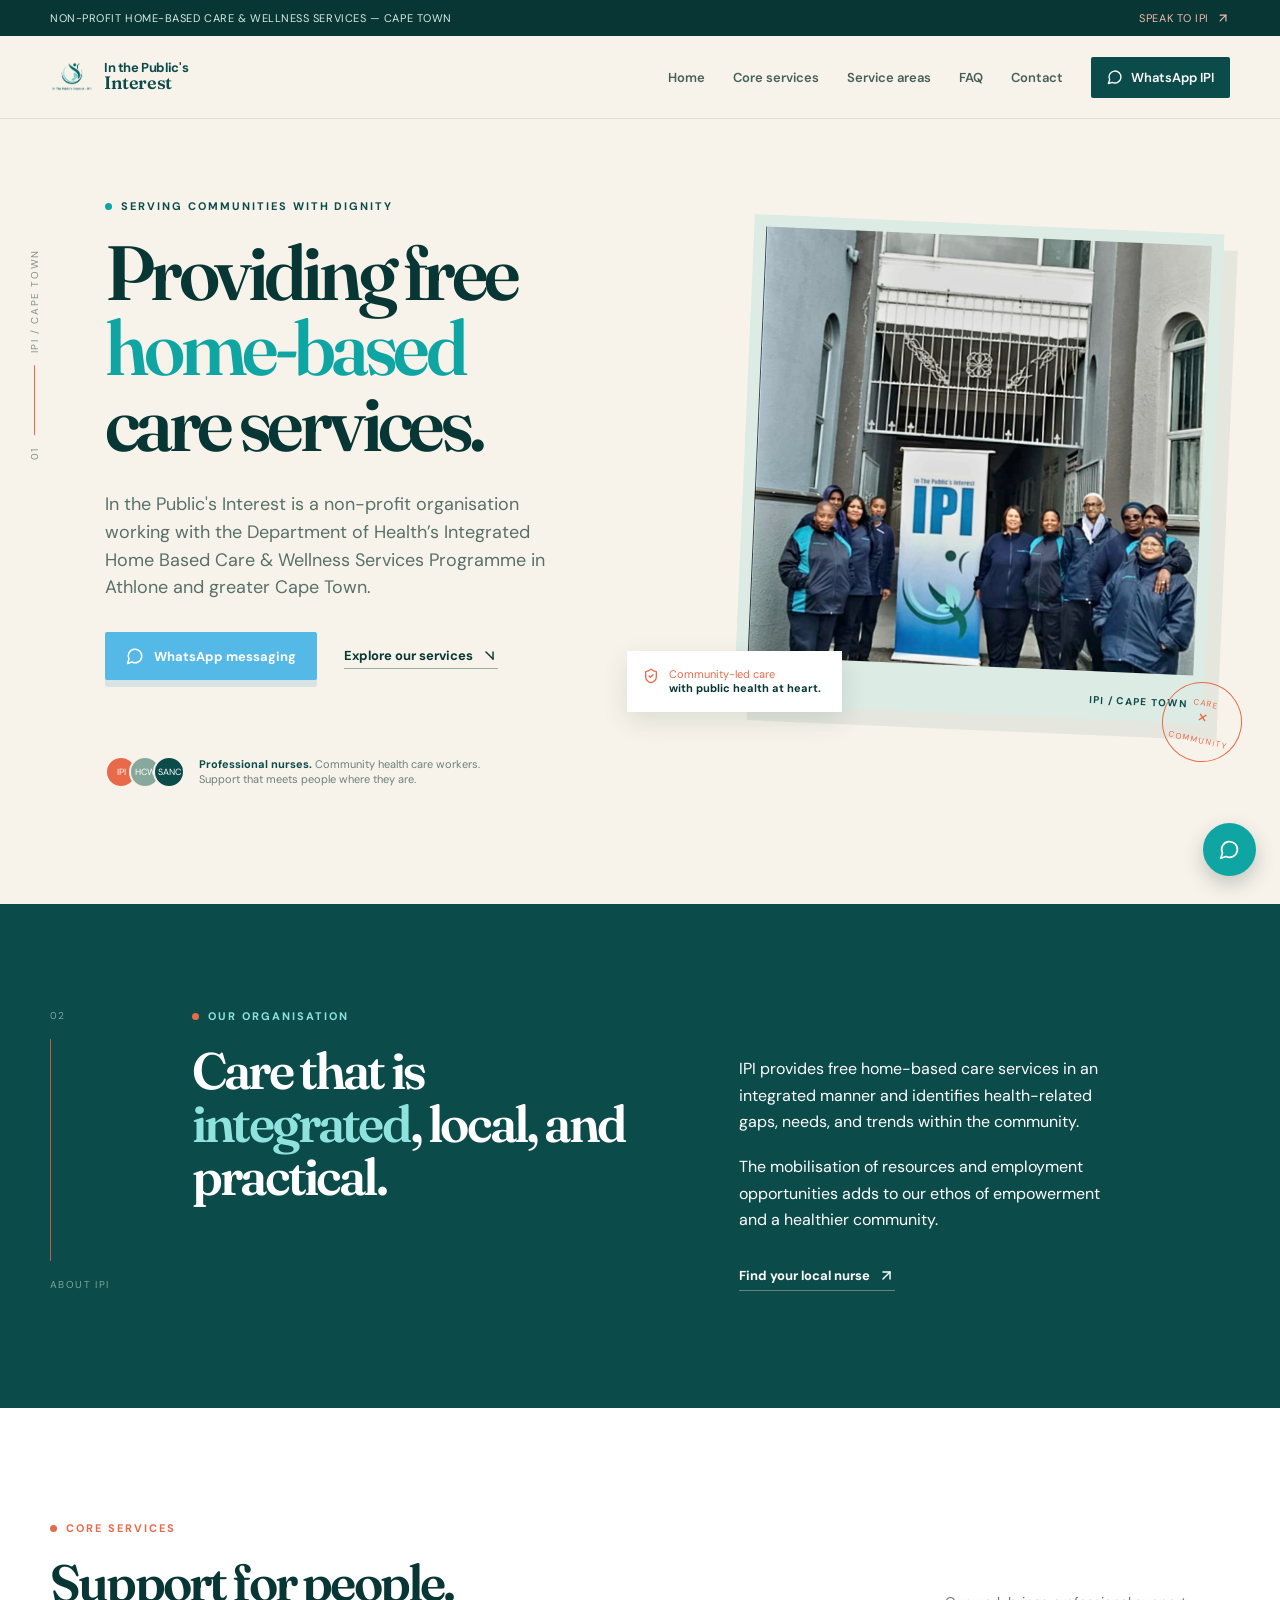
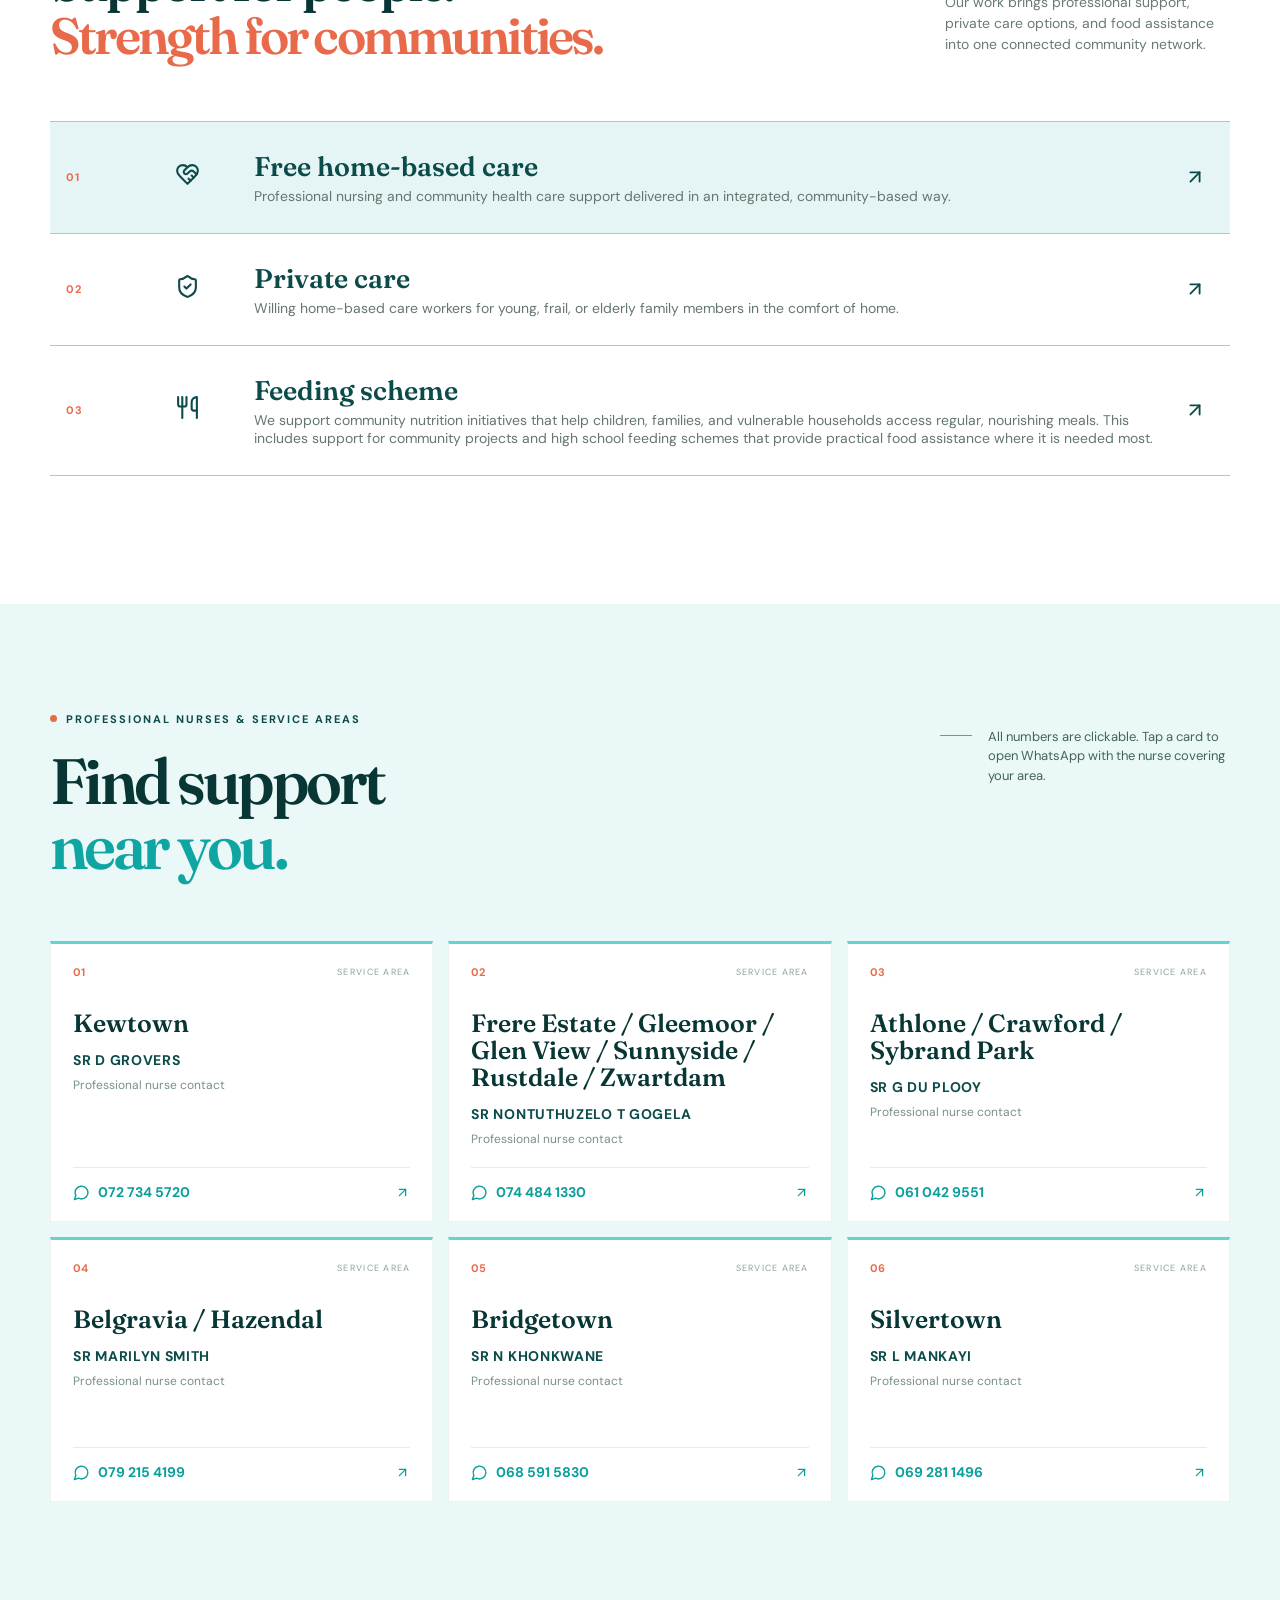
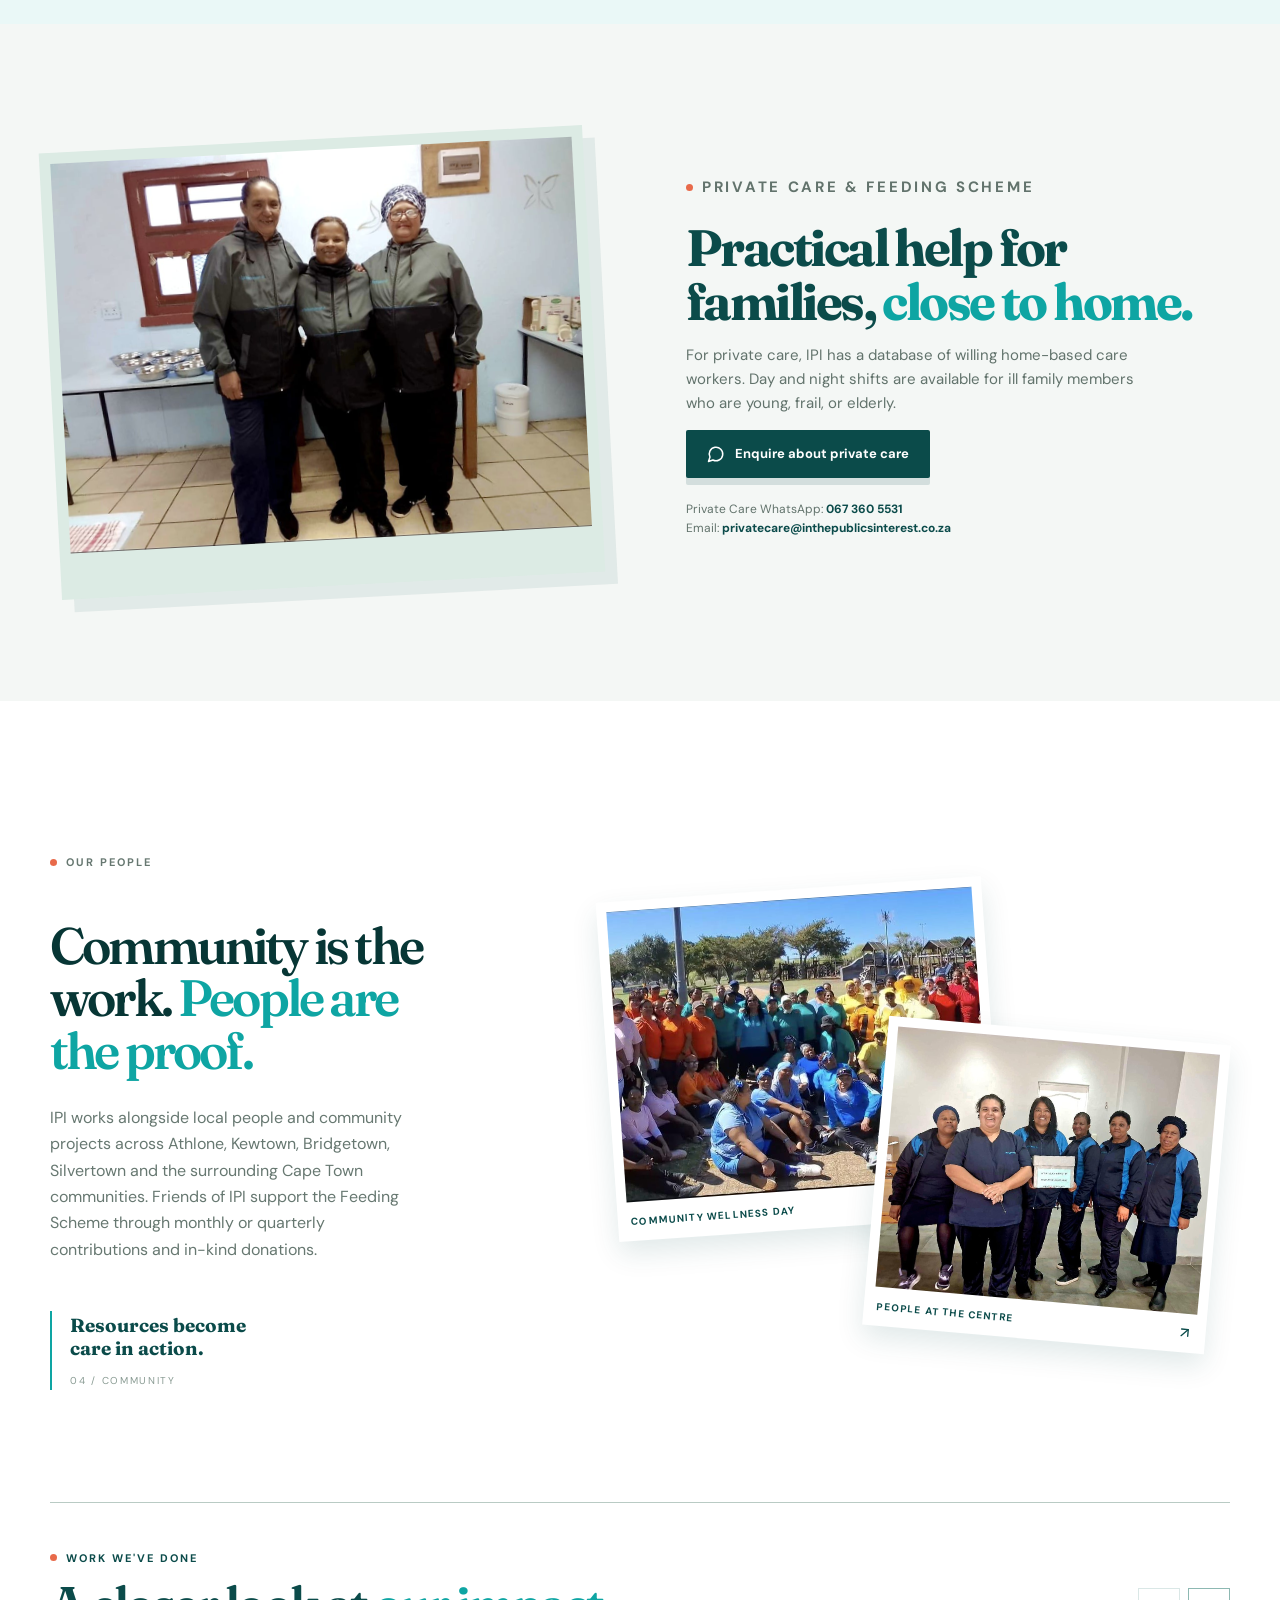
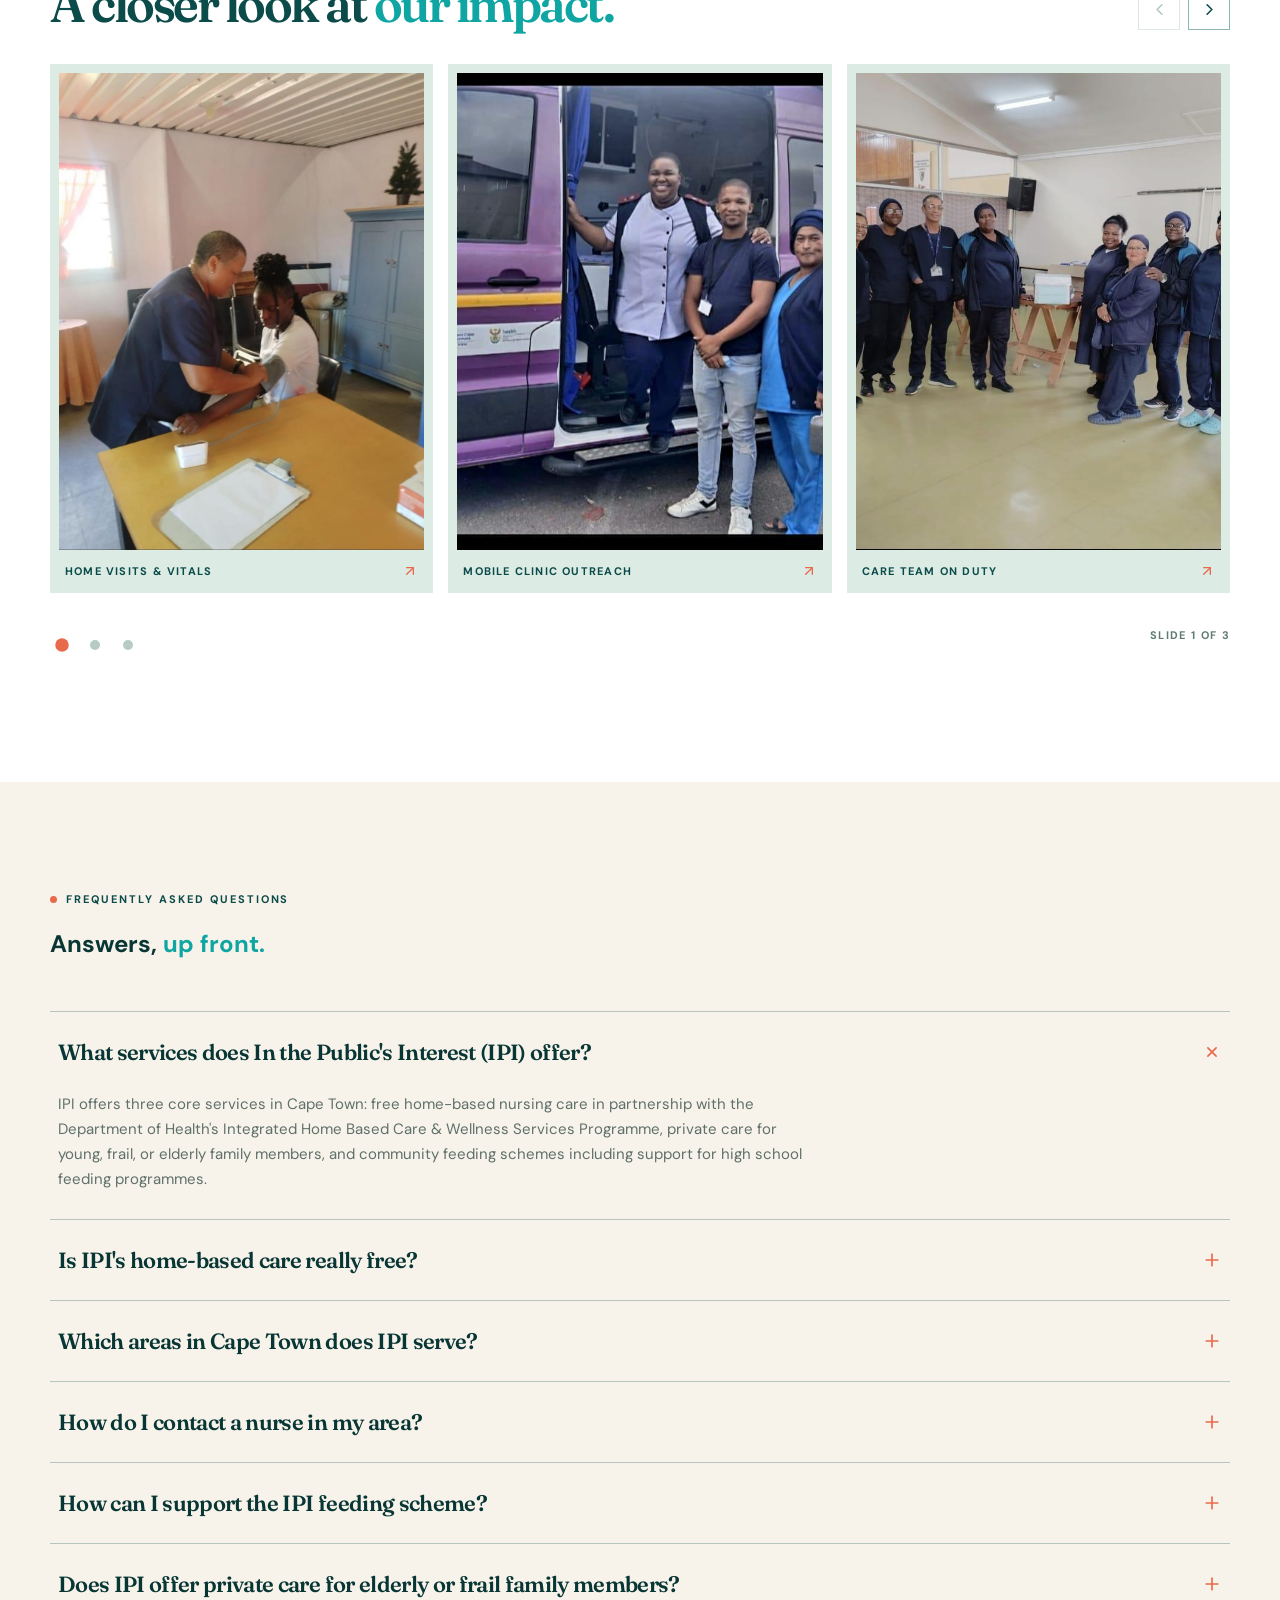
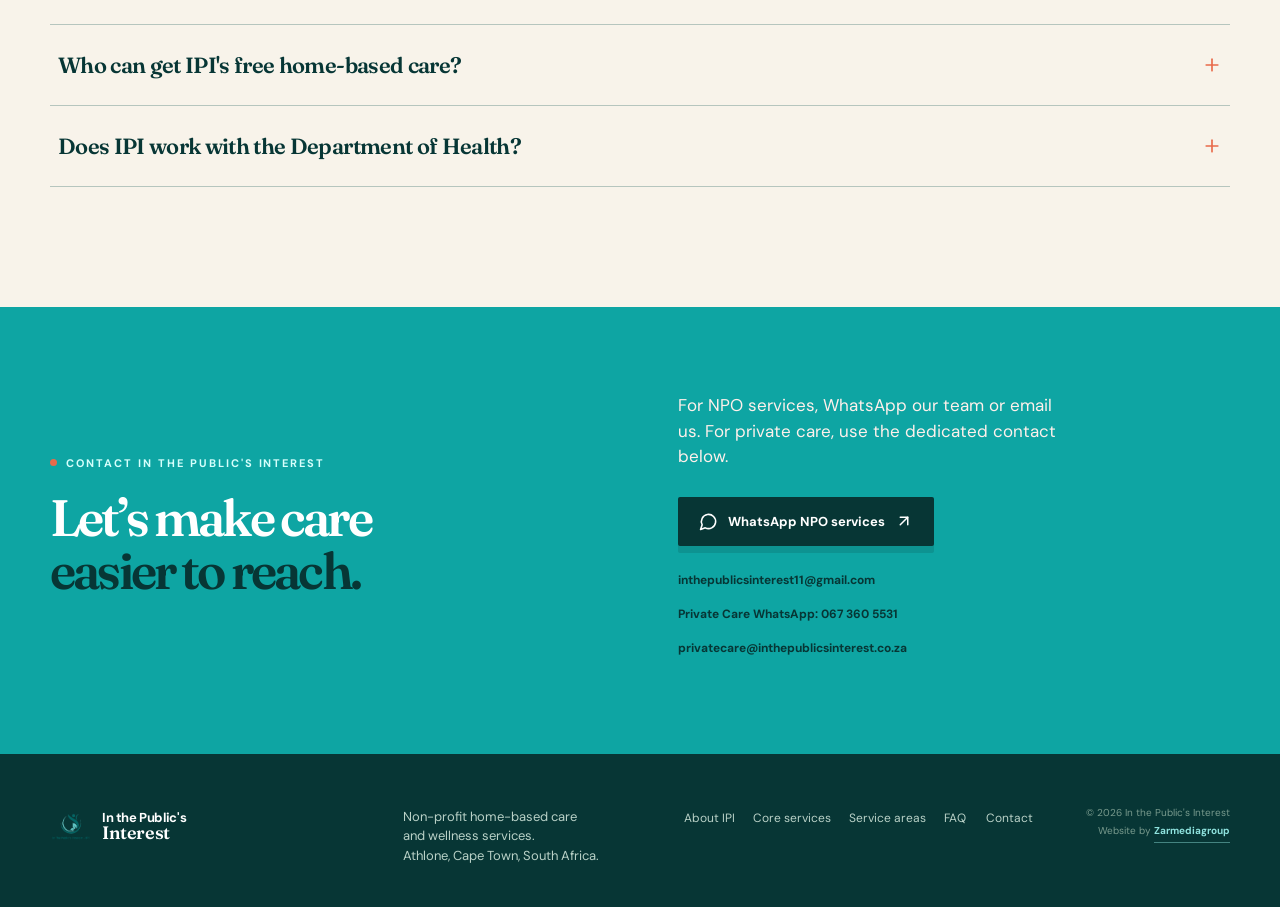
<file: index.html>
<!doctype html>
<html lang="en-ZA">

<head>
  <meta charset="UTF-8" />
  <meta name="viewport" content="width=device-width, initial-scale=1.0" />

  <!-- Primary SEO -->
  <title>Free Home-Based Care in Athlone, Cape Town | IPI</title>
  <meta name="description" content="Free home-based nursing care, private care for frail and elderly family members, and community feeding schemes across Athlone and greater Cape Town." />
  <meta name="keywords" content="home-based care Cape Town, free home care Athlone, community nursing Cape Town, IPI, In the Public&#39;s Interest, feeding scheme Cape Town, private care for elderly Cape Town, home care nurses Athlone, NPO Cape Town, home based care Kewtown, Bridgetown nurse, Silvertown nurse, Belgravia home care, Crawford home care, Department of Health home based care, community health workers Western Cape, frail care at home Cape Town, school feeding scheme Athlone" />
  <!-- Google Search Console. Replace the content value with the token from
       Search Console > Add property > URL prefix > verify by HTML tag. -->
  <meta name="google-site-verification" content="pv_ugy1iT-A5N7EC3lJD11q6pTNEl1dvFdfm_pAXwAE" />
  <meta name="author" content="In the Public&#39;s Interest (IPI)" />
  <meta name="publisher" content="In the Public&#39;s Interest (IPI)" />
  <meta name="robots" content="index, follow, max-snippet:-1, max-image-preview:large, max-video-preview:-1" />
  <meta name="googlebot" content="index, follow, max-snippet:-1, max-image-preview:large" />
  <meta name="rating" content="general" />
  <meta name="theme-color" content="#0B4B4A" />
  <meta name="color-scheme" content="light" />
  <link rel="canonical" href="https://inthepublicsinterest.org/" />
  <link rel="alternate" hreflang="en-za" href="https://inthepublicsinterest.org/" />
  <link rel="alternate" hreflang="x-default" href="https://inthepublicsinterest.org/" />

  <!-- Local / geo targeting (GEO) -->
  <meta name="geo.region" content="ZA-WC" />
  <meta name="geo.placename" content="Athlone, Cape Town, Western Cape, South Africa" />
  <meta name="geo.position" content="-33.9675;18.5022" />
  <meta name="ICBM" content="-33.9675, 18.5022" />
  <meta name="DC.title" content="In the Public&#39;s Interest (IPI) — Home-Based Care, Athlone, Cape Town" />
  <meta name="DC.coverage" content="Athlone, Cape Town, Western Cape, South Africa" />
  <meta name="DC.language" content="en-ZA" />

  <!-- Open Graph / social sharing -->
  <meta property="og:type" content="website" />
  <meta property="og:site_name" content="In the Public&#39;s Interest (IPI)" />
  <meta property="og:title" content="In the Public&#39;s Interest (IPI) — Free Home-Based Care &amp; Feeding Scheme, Cape Town" />
  <meta property="og:description" content="Non-profit home-based care and wellness services. Free professional nursing support, private care, and feeding schemes across Athlone and surrounding Cape Town communities." />
  <meta property="og:url" content="https://inthepublicsinterest.org/" />
  <meta property="og:image" content="https://inthepublicsinterest.org/images/ipi-community-wellness-day-cape-town.jpg" />
  <meta property="og:image:secure_url" content="https://inthepublicsinterest.org/images/ipi-community-wellness-day-cape-town.jpg" />
  <meta property="og:image:type" content="image/jpeg" />
  <meta property="og:image:width" content="1080" />
  <meta property="og:image:height" content="571" />
  <meta property="og:image:alt" content="IPI care workers and community members at a community wellness day in Cape Town" />
  <meta property="og:locale" content="en_ZA" />

  <!-- Twitter cards -->
  <meta name="twitter:card" content="summary_large_image" />
  <meta name="twitter:title" content="In the Public&#39;s Interest (IPI) — Free Home-Based Care, Cape Town" />
  <meta name="twitter:description" content="Free home-based nursing care, private care, and community feeding schemes across Athlone and greater Cape Town." />
  <meta name="twitter:image" content="https://inthepublicsinterest.org/images/ipi-community-wellness-day-cape-town.jpg" />
  <meta name="twitter:image:alt" content="IPI care workers and community members at a community wellness day in Cape Town" />

  <link rel="icon" type="image/png" href="images/ipi-logo.png" />
  <link rel="apple-touch-icon" href="images/ipi-logo.png" />
  <link rel="manifest" href="site.webmanifest?v=20261022" />

  <!-- Font + asset delivery (Core Web Vitals) -->
  <link rel="preconnect" href="https://www.googletagmanager.com" />
  <link rel="preconnect" href="https://fonts.googleapis.com" />
  <link rel="preconnect" href="https://fonts.gstatic.com" crossorigin />
  <link rel="preload" as="image" href="images/ipi-team-athlone-cape-town.jpg" fetchpriority="high" />
  <link rel="stylesheet" href="https://fonts.googleapis.com/css2?family=DM+Sans:wght@400;500;600;700&amp;family=Fraunces:opsz,wght@9..144,500;9..144,600;9..144,700&amp;display=swap" />
  <link rel="stylesheet" href="assets/styles.css?v=20261022" />
  <script src="assets/analytics.js?v=20261022" defer></script>

  <!-- Structured data: organisation, services, page, breadcrumb, gallery, FAQ (SEO + AEO) -->
  <script type="application/ld+json">
  {
    "@context": "https://schema.org",
    "@graph": [
      {
        "@type": [
          "NGO",
          "MedicalOrganization"
        ],
        "@id": "https://inthepublicsinterest.org/#organization",
        "name": "In the Public's Interest",
        "alternateName": [
          "IPI",
          "In the Public's Interest NPO"
        ],
        "url": "https://inthepublicsinterest.org/",
        "logo": {
          "@id": "https://inthepublicsinterest.org/#logo"
        },
        "image": {
          "@id": "https://inthepublicsinterest.org/#primaryimage"
        },
        "description": "In the Public's Interest (IPI) is a non-profit organisation providing free home-based care services in partnership with the Department of Health's Integrated Home Based Care & Wellness Services Programme, alongside private care and community feeding schemes in Cape Town.",
        "slogan": "Care that is integrated, local, and practical.",
        "email": "inthepublicsinterest11@gmail.com",
        "telephone": "+27-71-459-1746",
        "medicalSpecialty": "CommunityHealth",
        "address": {
          "@type": "PostalAddress",
          "addressLocality": "Athlone",
          "addressRegion": "Western Cape",
          "addressCountry": "ZA"
        },
        "geo": {
          "@type": "GeoCoordinates",
          "latitude": -33.9675,
          "longitude": 18.5022
        },
        "hasMap": "https://www.google.com/maps/search/?api=1&query=Athlone%2C%20Cape%20Town%2C%20Western%20Cape",
        "areaServed": [
          {
            "@type": "City",
            "name": "Cape Town",
            "containedInPlace": {
              "@type": "AdministrativeArea",
              "name": "Western Cape, South Africa"
            }
          },
          {
            "@type": "Place",
            "name": "Athlone, Cape Town"
          },
          {
            "@type": "Place",
            "name": "Kewtown, Cape Town"
          },
          {
            "@type": "Place",
            "name": "Bridgetown, Cape Town"
          },
          {
            "@type": "Place",
            "name": "Silvertown, Cape Town"
          },
          {
            "@type": "Place",
            "name": "Belgravia, Cape Town"
          },
          {
            "@type": "Place",
            "name": "Hazendal, Cape Town"
          },
          {
            "@type": "Place",
            "name": "Crawford, Cape Town"
          },
          {
            "@type": "Place",
            "name": "Sybrand Park, Cape Town"
          },
          {
            "@type": "Place",
            "name": "Gleemoor, Cape Town"
          },
          {
            "@type": "Place",
            "name": "Sunnyside, Cape Town"
          },
          {
            "@type": "Place",
            "name": "Rustdale, Cape Town"
          },
          {
            "@type": "Place",
            "name": "Frere Estate, Cape Town"
          },
          {
            "@type": "Place",
            "name": "Zwartdam, Cape Town"
          },
          {
            "@type": "GeoCircle",
            "name": "IPI home-based care service radius, greater Athlone",
            "geoMidpoint": {
              "@type": "GeoCoordinates",
              "latitude": -33.9675,
              "longitude": 18.5022
            },
            "geoRadius": "12000"
          }
        ],
        "contactPoint": [
          {
            "@type": "ContactPoint",
            "name": "NPO services",
            "contactType": "customer support",
            "telephone": "+27-71-459-1746",
            "email": "inthepublicsinterest11@gmail.com",
            "areaServed": "ZA",
            "availableLanguage": [
              "English",
              "Afrikaans",
              "Xhosa"
            ]
          },
          {
            "@type": "ContactPoint",
            "name": "Private care",
            "contactType": "sales",
            "telephone": "+27-67-360-5531",
            "email": "privatecare@inthepublicsinterest.co.za",
            "areaServed": "ZA",
            "availableLanguage": [
              "English",
              "Afrikaans",
              "Xhosa"
            ]
          }
        ],
        "knowsAbout": [
          "Home-based care",
          "Community nursing",
          "Community health workers",
          "Feeding schemes",
          "School feeding programmes",
          "Wellness services",
          "Private frail care",
          "Elderly care at home"
        ],
        "knowsLanguage": [
          "en-ZA",
          "af-ZA",
          "xh-ZA"
        ],
        "makesOffer": [
          {
            "@type": "Offer",
            "itemOffered": {
              "@id": "https://inthepublicsinterest.org/#service-home-based-care"
            },
            "price": "0",
            "priceCurrency": "ZAR",
            "availability": "https://schema.org/InStock"
          },
          {
            "@type": "Offer",
            "itemOffered": {
              "@id": "https://inthepublicsinterest.org/#service-private-care"
            }
          },
          {
            "@type": "Offer",
            "itemOffered": {
              "@id": "https://inthepublicsinterest.org/#service-feeding-scheme"
            }
          }
        ],
        "subjectOf": {
          "@id": "https://inthepublicsinterest.org/#webpage"
        }
      },
      {
        "@type": "ImageObject",
        "@id": "https://inthepublicsinterest.org/#logo",
        "url": "https://inthepublicsinterest.org/images/ipi-logo.png",
        "contentUrl": "https://inthepublicsinterest.org/images/ipi-logo.png",
        "caption": "In the Public's Interest (IPI) logo"
      },
      {
        "@type": "Service",
        "@id": "https://inthepublicsinterest.org/#service-home-based-care",
        "name": "Free home-based care",
        "serviceType": "Home-based nursing and community health care",
        "description": "Professional nursing and community health care support delivered in an integrated, community-based way at no cost, in partnership with the Department of Health's Integrated Home Based Care & Wellness Services Programme.",
        "provider": {
          "@id": "https://inthepublicsinterest.org/#organization"
        },
        "areaServed": {
          "@type": "City",
          "name": "Cape Town"
        },
        "audience": {
          "@type": "Audience",
          "audienceType": "Residents of Athlone and surrounding Cape Town communities"
        },
        "offers": {
          "@type": "Offer",
          "price": "0",
          "priceCurrency": "ZAR"
        }
      },
      {
        "@type": "Service",
        "@id": "https://inthepublicsinterest.org/#service-private-care",
        "name": "Private care",
        "serviceType": "Private home-based care placement",
        "description": "Home-based care workers for young, frail, or elderly family members, with day and night shifts available, drawn from IPI's database of willing care workers.",
        "provider": {
          "@id": "https://inthepublicsinterest.org/#organization"
        },
        "areaServed": {
          "@type": "City",
          "name": "Cape Town"
        },
        "audience": {
          "@type": "Audience",
          "audienceType": "Families needing private care for ill, frail or elderly relatives"
        }
      },
      {
        "@type": "Service",
        "@id": "https://inthepublicsinterest.org/#service-feeding-scheme",
        "name": "Feeding scheme",
        "serviceType": "Community nutrition and feeding scheme",
        "description": "Community nutrition support including community projects and high school feeding schemes across Cape Town, funded by Friends of IPI through monthly or quarterly contributions and in-kind food donations.",
        "provider": {
          "@id": "https://inthepublicsinterest.org/#organization"
        },
        "areaServed": {
          "@type": "City",
          "name": "Cape Town"
        }
      },
      {
        "@type": "WebSite",
        "@id": "https://inthepublicsinterest.org/#website",
        "url": "https://inthepublicsinterest.org/",
        "name": "In the Public's Interest (IPI)",
        "description": "Non-profit home-based care, private care and community feeding schemes in Athlone and greater Cape Town.",
        "publisher": {
          "@id": "https://inthepublicsinterest.org/#organization"
        },
        "inLanguage": "en-ZA"
      },
      {
        "@type": "ImageObject",
        "@id": "https://inthepublicsinterest.org/#primaryimage",
        "url": "https://inthepublicsinterest.org/images/ipi-community-wellness-day-cape-town.jpg",
        "contentUrl": "https://inthepublicsinterest.org/images/ipi-community-wellness-day-cape-town.jpg",
        "width": 1080,
        "height": 571,
        "caption": "IPI care workers and community members gathered in colour-coded teams at a community wellness day in Cape Town"
      },
      {
        "@type": "WebPage",
        "@id": "https://inthepublicsinterest.org/#webpage",
        "url": "https://inthepublicsinterest.org/",
        "name": "In the Public's Interest (IPI) | Free Home-Based Care & Feeding Scheme in Athlone, Cape Town",
        "description": "Free home-based nursing care, private care for the elderly and frail, and community feeding schemes across Athlone, Kewtown, Bridgetown, Silvertown, Belgravia and surrounds in Cape Town.",
        "isPartOf": {
          "@id": "https://inthepublicsinterest.org/#website"
        },
        "about": {
          "@id": "https://inthepublicsinterest.org/#organization"
        },
        "primaryImageOfPage": {
          "@id": "https://inthepublicsinterest.org/#primaryimage"
        },
        "inLanguage": "en-ZA",
        "datePublished": "2026-08-30",
        "dateModified": "2026-10-22",
        "speakable": {
          "@type": "SpeakableSpecification",
          "cssSelector": [
            ".hero-copy h1",
            ".hero-lede",
            ".faq-list"
          ]
        },
        "significantLink": [
          "https://wa.me/27714591746",
          "https://wa.me/27673605531"
        ],
        "hasPart": {
          "@id": "https://inthepublicsinterest.org/#sections"
        }
      },
      {
        "@type": "ImageGallery",
        "@id": "https://inthepublicsinterest.org/#gallery",
        "name": "IPI work in the community",
        "description": "Photographs of In the Public's Interest home-based care, school outreach, training and community wellness work across Cape Town.",
        "isPartOf": {
          "@id": "https://inthepublicsinterest.org/#webpage"
        },
        "associatedMedia": [
          {
            "@type": "ImageObject",
            "contentUrl": "https://inthepublicsinterest.org/images/ipi-nurse-blood-pressure-check-home-visit.jpg",
            "name": "Home visits and vitals",
            "caption": "An IPI professional nurse taking a patient's blood pressure during a home-based care visit in Cape Town"
          },
          {
            "@type": "ImageObject",
            "contentUrl": "https://inthepublicsinterest.org/images/ipi-mobile-health-clinic-outreach-cape-town.jpg",
            "name": "Mobile clinic outreach",
            "caption": "IPI community health workers at a Western Cape Government Health mobile clinic vehicle in Cape Town"
          },
          {
            "@type": "ImageObject",
            "contentUrl": "https://inthepublicsinterest.org/images/ipi-home-based-care-team-community-hall.jpg",
            "name": "Care team on duty",
            "caption": "The IPI home-based care team in uniform at a community hall outreach point in Athlone"
          },
          {
            "@type": "ImageObject",
            "contentUrl": "https://inthepublicsinterest.org/images/ipi-school-health-assembly-cape-town.jpg",
            "name": "School health assembly",
            "caption": "IPI addressing a full school hall of learners at a health awareness assembly in Cape Town"
          },
          {
            "@type": "ImageObject",
            "contentUrl": "https://inthepublicsinterest.org/images/ipi-school-outreach-learners-health-awareness.jpg",
            "name": "Learner health awareness",
            "caption": "IPI care workers with learners wearing red awareness ribbons during a school health session"
          },
          {
            "@type": "ImageObject",
            "contentUrl": "https://inthepublicsinterest.org/images/ipi-care-worker-training-session-athlone.jpg",
            "name": "Care worker training",
            "caption": "IPI community health workers in a training and development session in Athlone"
          },
          {
            "@type": "ImageObject",
            "contentUrl": "https://inthepublicsinterest.org/images/ipi-community-feedback-box-cape-town.jpg",
            "name": "Community feedback",
            "caption": "IPI care workers holding the compliments and complaints box at a community hall in Cape Town"
          },
          {
            "@type": "ImageObject",
            "contentUrl": "https://inthepublicsinterest.org/images/ipi-care-team-afm-kewtown-church-athlone.jpg",
            "name": "Kewtown partnership",
            "caption": "The IPI care team at the AFM Kewtown Church service point in Athlone"
          },
          {
            "@type": "ImageObject",
            "contentUrl": "https://inthepublicsinterest.org/images/ipi-community-wellness-day-cape-town.jpg",
            "name": "Community wellness day",
            "caption": "A community wellness day group photo with IPI care workers and residents in Cape Town"
          }
        ]
      },
      {
        "@type": "FAQPage",
        "@id": "https://inthepublicsinterest.org/#faq",
        "isPartOf": {
          "@id": "https://inthepublicsinterest.org/#webpage"
        },
        "inLanguage": "en-ZA",
        "mainEntity": [
          {
            "@type": "Question",
            "name": "What services does In the Public's Interest (IPI) offer?",
            "acceptedAnswer": {
              "@type": "Answer",
              "text": "IPI offers three core services in Cape Town: free home-based nursing care in partnership with the Department of Health's Integrated Home Based Care & Wellness Services Programme, private care for young, frail, or elderly family members, and community feeding schemes including support for high school feeding programmes."
            }
          },
          {
            "@type": "Question",
            "name": "Is IPI's home-based care really free?",
            "acceptedAnswer": {
              "@type": "Answer",
              "text": "Yes. IPI is a non-profit organisation and its integrated home-based care services are provided free of charge to communities. Private care placements, arranged separately through IPI's database of care workers, are a paid service."
            }
          },
          {
            "@type": "Question",
            "name": "Which areas in Cape Town does IPI serve?",
            "acceptedAnswer": {
              "@type": "Answer",
              "text": "IPI's professional nurses cover Athlone and surrounding areas including Kewtown, Frere Estate, Gleemoor, Glen View, Sunnyside, Rustdale, Zwartdam, Crawford, Sybrand Park, Belgravia, Hazendal, Bridgetown, and Silvertown."
            }
          },
          {
            "@type": "Question",
            "name": "How do I contact a nurse in my area?",
            "acceptedAnswer": {
              "@type": "Answer",
              "text": "Each service area has a dedicated professional nurse who can be reached directly on WhatsApp. Visit the Service Areas section of the IPI website, find your area, and tap the number to open a WhatsApp chat, or WhatsApp IPI's main line on 071 459 1746."
            }
          },
          {
            "@type": "Question",
            "name": "How can I support the IPI feeding scheme?",
            "acceptedAnswer": {
              "@type": "Answer",
              "text": "Friends of IPI support the feeding scheme through monthly or quarterly contributions and in-kind food donations. Contributions are turned into practical food support for community projects and high school feeding schemes across Cape Town. WhatsApp 071 459 1746 or email inthepublicsinterest11@gmail.com to get involved."
            }
          },
          {
            "@type": "Question",
            "name": "Does IPI offer private care for elderly or frail family members?",
            "acceptedAnswer": {
              "@type": "Answer",
              "text": "Yes. IPI keeps a database of willing home-based care workers for private placements. Day and night shifts are available for ill family members who are young, frail, or elderly. WhatsApp 067 360 5531 or email privatecare@inthepublicsinterest.co.za to enquire."
            }
          },
          {
            "@type": "Question",
            "name": "Who can get IPI's free home-based care?",
            "acceptedAnswer": {
              "@type": "Answer",
              "text": "IPI's free integrated home-based care is for people living in the Cape Town communities IPI covers, centred on Athlone and the surrounding areas. The professional nurse assigned to your area is the starting point: WhatsApp the number listed for your area, or IPI's main line on 071 459 1746, and the nurse will explain what support is available."
            }
          },
          {
            "@type": "Question",
            "name": "Does IPI work with the Department of Health?",
            "acceptedAnswer": {
              "@type": "Answer",
              "text": "Yes. IPI's free home-based care is delivered in partnership with the Department of Health's Integrated Home Based Care & Wellness Services Programme, which is what allows the service to be offered to communities at no cost."
            }
          }
        ]
      },
      {
        "@type": "ItemList",
        "@id": "https://inthepublicsinterest.org/#sections",
        "name": "Sections of the IPI home page",
        "itemListOrder": "https://schema.org/ItemListOrderAscending",
        "numberOfItems": 6,
        "itemListElement": [
          {
            "@type": "SiteNavigationElement",
            "position": 1,
            "name": "Core services",
            "url": "https://inthepublicsinterest.org/#services"
          },
          {
            "@type": "SiteNavigationElement",
            "position": 2,
            "name": "Service areas",
            "url": "https://inthepublicsinterest.org/#nurses"
          },
          {
            "@type": "SiteNavigationElement",
            "position": 3,
            "name": "Private care & feeding scheme",
            "url": "https://inthepublicsinterest.org/#private-care"
          },
          {
            "@type": "SiteNavigationElement",
            "position": 4,
            "name": "Our work",
            "url": "https://inthepublicsinterest.org/#gallery"
          },
          {
            "@type": "SiteNavigationElement",
            "position": 5,
            "name": "FAQ",
            "url": "https://inthepublicsinterest.org/#faq"
          },
          {
            "@type": "SiteNavigationElement",
            "position": 6,
            "name": "Contact",
            "url": "https://inthepublicsinterest.org/#contact"
          }
        ]
      }
    ]
  }
  </script>
</head>

<body>
  <div class="site-shell">
    <div class="top-strip">
      <div class="container top-strip-inner">
        <span>Non-profit home-based care &amp; wellness services — Cape Town</span>
        <a href="#contact">Speak to IPI
          <svg xmlns="http://www.w3.org/2000/svg" width="14" height="14" viewBox="0 0 24 24" fill="none" stroke="currentColor" stroke-width="2" stroke-linecap="round" stroke-linejoin="round" aria-hidden="true"><path d="M7 7h10v10"/><path d="M7 17 17 7"/></svg>
        </a>
      </div>
    </div>

    <header class="site-header">
      <div class="container nav-inner">
        <a class="reference-brand" href="#home" aria-label="In the Public's Interest home">
          <img src="images/ipi-logo.png" alt="In the Public's Interest (IPI) logo" width="44" height="44" />
          <span><strong>In the Public's</strong><em>Interest</em></span>
        </a>
        <button class="mobile-toggle" id="mobileToggle" aria-label="Toggle navigation" aria-expanded="false">
          <svg id="iconMenu" xmlns="http://www.w3.org/2000/svg" width="23" height="23" viewBox="0 0 24 24" fill="none" stroke="currentColor" stroke-width="2" stroke-linecap="round" stroke-linejoin="round" aria-hidden="true"><line x1="4" x2="20" y1="6" y2="6"/><line x1="4" x2="20" y1="12" y2="12"/><line x1="4" x2="20" y1="18" y2="18"/></svg>
          <svg id="iconClose" xmlns="http://www.w3.org/2000/svg" width="23" height="23" viewBox="0 0 24 24" fill="none" stroke="currentColor" stroke-width="2" stroke-linecap="round" stroke-linejoin="round" aria-hidden="true" style="display:none"><path d="M18 6 6 18"/><path d="m6 6 12 12"/></svg>
        </button>
        <nav class="main-nav" id="mainNav" aria-label="Main navigation">
          <a href="#home">Home</a>
          <a href="#services">Core services</a>
          <a href="#nurses">Service areas</a>
          <a href="#faq">FAQ</a>
          <a href="#contact">Contact</a>
          <a class="nav-cta" href="https://wa.me/27714591746?text=Hello%2C%20I%20would%20like%20to%20speak%20to%20In%20the%20Public%27s%20Interest." target="_blank" rel="noreferrer">
            <svg xmlns="http://www.w3.org/2000/svg" width="16" height="16" viewBox="0 0 24 24" fill="none" stroke="currentColor" stroke-width="2" stroke-linecap="round" stroke-linejoin="round" aria-hidden="true"><path d="M7.9 20A9 9 0 1 0 4 16.1L2 22Z"/></svg>
            WhatsApp IPI
          </a>
        </nav>
      </div>
    </header>

    <main>
      <!-- HERO -->
      <section class="hero-section reference-hero" id="home">
        <div class="hero-rail" aria-hidden="true"><span>01</span><span class="rail-line"></span><span>IPI / CAPE TOWN</span></div>
        <div class="container hero-grid">
          <div class="hero-copy">
            <p class="section-kicker"><span class="kicker-dot"></span>Serving communities with dignity</p>
            <h1>Providing free <span>home-based</span> care services.</h1>
            <p class="hero-lede">In the Public's Interest is a non-profit organisation working with the Department of Health’s Integrated Home Based Care &amp; Wellness Services Programme in Athlone and greater Cape Town.</p>
            <div class="hero-actions">
              <a class="button button-coral" href="https://wa.me/27714591746?text=Hello%2C%20I%20would%20like%20to%20speak%20to%20IPI%20about%20home-based%20care." target="_blank" rel="noreferrer">
                <svg xmlns="http://www.w3.org/2000/svg" width="18" height="18" viewBox="0 0 24 24" fill="none" stroke="currentColor" stroke-width="2" stroke-linecap="round" stroke-linejoin="round" aria-hidden="true"><path d="M7.9 20A9 9 0 1 0 4 16.1L2 22Z"/></svg>
                WhatsApp messaging
              </a>
              <a class="text-link" href="#services">Explore our services
                <svg xmlns="http://www.w3.org/2000/svg" width="17" height="17" viewBox="0 0 24 24" fill="none" stroke="currentColor" stroke-width="2" stroke-linecap="round" stroke-linejoin="round" aria-hidden="true"><path d="m7 7 10 10"/><path d="M17 7v10"/></svg>
              </a>
            </div>
            <div class="hero-proof">
              <div class="proof-avatars"><span>IPI</span><span>HCW</span><span>SANC</span></div>
              <p><strong>Professional nurses.</strong> Community health care workers.<br />Support that meets people where they are.</p>
            </div>
          </div>
          <div class="hero-visual">
            <figure class="hero-image-frame" style="margin:0">
              <img src="images/ipi-team-athlone-cape-town.jpg" alt="The In the Public's Interest care team standing together with the IPI banner outside their Cape Town base" width="1016" height="1484" fetchpriority="high" />
              <figcaption class="image-caption"><span>Our team</span><span>IPI / Cape Town</span></figcaption>
            </figure>
            <div class="hero-note">
              <svg xmlns="http://www.w3.org/2000/svg" width="16" height="16" viewBox="0 0 24 24" fill="none" stroke="currentColor" stroke-width="2" stroke-linecap="round" stroke-linejoin="round" aria-hidden="true"><path d="M20 13c0 5-3.5 7.5-7.66 8.95a1 1 0 0 1-.67-.01C7.5 20.5 4 18 4 13V6a1 1 0 0 1 1-1c2 0 4.5-1.2 6.24-2.72a1.17 1.17 0 0 1 1.52 0C14.51 3.81 17 5 19 5a1 1 0 0 1 1 1z"/><path d="m9 12 2 2 4-4"/></svg>
              <span>Community-led care<br /><strong>with public health at heart.</strong></span>
            </div>
            <div class="hero-stamp">CARE<br /><span>×</span><br />COMMUNITY</div>
          </div>
        </div>
      </section>

      <!-- ABOUT -->
      <section class="intro-section reference-intro" id="about">
        <div class="container intro-grid">
          <div class="intro-aside"><span>02</span><span class="vertical-rule"></span><span>ABOUT IPI</span></div>
          <div class="intro-heading">
            <p class="section-kicker"><span class="kicker-dot"></span>Our organisation</p>
            <h2>Care that is <i>integrated</i>, local, and practical.</h2>
          </div>
          <div class="intro-body">
            <p>IPI provides free home-based care services in an integrated manner and identifies health-related gaps, needs, and trends within the community.</p>
            <p>The mobilisation of resources and employment opportunities adds to our ethos of empowerment and a healthier community.</p>
            <a class="text-link teal-link" href="#nurses">Find your local nurse
              <svg xmlns="http://www.w3.org/2000/svg" width="17" height="17" viewBox="0 0 24 24" fill="none" stroke="currentColor" stroke-width="2" stroke-linecap="round" stroke-linejoin="round" aria-hidden="true"><path d="M7 7h10v10"/><path d="M7 17 17 7"/></svg>
            </a>
          </div>
        </div>
      </section>

      <!-- SERVICES -->
      <section class="work-section reference-services" id="services">
        <div class="container">
          <div class="section-heading-row">
            <div>
              <p class="section-kicker"><span class="kicker-dot"></span>Core services</p>
              <h2>Support for people.<br /><span>Strength for communities.</span></h2>
            </div>
            <p>Our work brings professional support, private care options, and food assistance into one connected community network.</p>
          </div>
          <div class="work-list">
            <article class="work-card work-card-featured">
              <div class="work-number">01</div>
              <div class="work-icon"><svg xmlns="http://www.w3.org/2000/svg" width="25" height="25" viewBox="0 0 24 24" fill="none" stroke="currentColor" stroke-width="2" stroke-linecap="round" stroke-linejoin="round" aria-hidden="true"><path d="M19 14c1.49-1.46 3-3.21 3-5.5A5.5 5.5 0 0 0 16.5 3c-1.76 0-3 .5-4.5 2-1.5-1.5-2.74-2-4.5-2A5.5 5.5 0 0 0 2 8.5c0 2.3 1.5 4.05 3 5.5l7 7Z"/><path d="M12 5 9.04 7.96a2.17 2.17 0 0 0 0 3.08c.82.82 2.13.85 3 .07l2.07-1.9a2.82 2.82 0 0 1 3.79 0l2.96 2.66"/><path d="m18 15-2-2"/><path d="m15 18-2-2"/></svg></div>
              <div>
                <h3>Free home-based care</h3>
                <p>Professional nursing and community health care support delivered in an integrated, community-based way.</p>
              </div>
              <svg class="card-arrow" xmlns="http://www.w3.org/2000/svg" width="22" height="22" viewBox="0 0 24 24" fill="none" stroke="currentColor" stroke-width="2" stroke-linecap="round" stroke-linejoin="round" aria-hidden="true"><path d="M7 7h10v10"/><path d="M7 17 17 7"/></svg>
            </article>
            <article class="work-card">
              <div class="work-number">02</div>
              <div class="work-icon"><svg xmlns="http://www.w3.org/2000/svg" width="25" height="25" viewBox="0 0 24 24" fill="none" stroke="currentColor" stroke-width="2" stroke-linecap="round" stroke-linejoin="round" aria-hidden="true"><path d="M20 13c0 5-3.5 7.5-7.66 8.95a1 1 0 0 1-.67-.01C7.5 20.5 4 18 4 13V6a1 1 0 0 1 1-1c2 0 4.5-1.2 6.24-2.72a1.17 1.17 0 0 1 1.52 0C14.51 3.81 17 5 19 5a1 1 0 0 1 1 1z"/><path d="m9 12 2 2 4-4"/></svg></div>
              <div>
                <h3>Private care</h3>
                <p>Willing home-based care workers for young, frail, or elderly family members in the comfort of home.</p>
              </div>
              <svg class="card-arrow" xmlns="http://www.w3.org/2000/svg" width="22" height="22" viewBox="0 0 24 24" fill="none" stroke="currentColor" stroke-width="2" stroke-linecap="round" stroke-linejoin="round" aria-hidden="true"><path d="M7 7h10v10"/><path d="M7 17 17 7"/></svg>
            </article>
            <article class="work-card">
              <div class="work-number">03</div>
              <div class="work-icon"><svg xmlns="http://www.w3.org/2000/svg" width="25" height="25" viewBox="0 0 24 24" fill="none" stroke="currentColor" stroke-width="2" stroke-linecap="round" stroke-linejoin="round" aria-hidden="true"><path d="M3 2v7c0 1.1.9 2 2 2h4a2 2 0 0 0 2-2V2"/><path d="M7 2v20"/><path d="M21 15V2a5 5 0 0 0-5 5v6c0 1.1.9 2 2 2h3Zm0 0v7"/></svg></div>
              <div>
                <h3>Feeding scheme</h3>
                <p>We support community nutrition initiatives that help children, families, and vulnerable households access regular, nourishing meals. This includes support for community projects and high school feeding schemes that provide practical food assistance where it is needed most.</p>
              </div>
              <svg class="card-arrow" xmlns="http://www.w3.org/2000/svg" width="22" height="22" viewBox="0 0 24 24" fill="none" stroke="currentColor" stroke-width="2" stroke-linecap="round" stroke-linejoin="round" aria-hidden="true"><path d="M7 7h10v10"/><path d="M7 17 17 7"/></svg>
            </article>
          </div>
        </div>
      </section>

      <!-- NURSES / SERVICE AREAS -->
      <section class="team-section" id="nurses">
        <div class="container">
          <div class="section-heading-row team-heading">
            <div>
              <p class="section-kicker"><span class="kicker-dot"></span>Professional nurses &amp; service areas</p>
              <h2>Find support<br /><span>near you.</span></h2>
            </div>
            <div class="team-callout">
              <span class="callout-line"></span>
              <p>All numbers are clickable. Tap a card to open WhatsApp with the nurse covering your area.</p>
            </div>
          </div>
          <div class="nurse-grid">
            <article class="nurse-card">
              <div class="nurse-card-top"><span class="nurse-index">01</span><span class="area-label">Service area</span></div>
              <h3>Kewtown</h3>
              <p class="nurse-name">Sr D Grovers</p>
              <p class="nurse-note">Professional nurse contact</p>
              <a class="whatsapp-link" href="https://wa.me/27727345720?text=Hello%20Sr%20D%20Grovers%2C%20I%20am%20contacting%20you%20about%20care%20in%20Kewtown." target="_blank" rel="noreferrer">
                <svg xmlns="http://www.w3.org/2000/svg" width="17" height="17" viewBox="0 0 24 24" fill="none" stroke="currentColor" stroke-width="2" stroke-linecap="round" stroke-linejoin="round" aria-hidden="true"><path d="M7.9 20A9 9 0 1 0 4 16.1L2 22Z"/></svg>
                <span>072 734 5720</span>
                <svg xmlns="http://www.w3.org/2000/svg" width="15" height="15" viewBox="0 0 24 24" fill="none" stroke="currentColor" stroke-width="2" stroke-linecap="round" stroke-linejoin="round" aria-hidden="true"><path d="M7 7h10v10"/><path d="M7 17 17 7"/></svg>
              </a>
            </article>
            <article class="nurse-card">
              <div class="nurse-card-top"><span class="nurse-index">02</span><span class="area-label">Service area</span></div>
              <h3>Frere Estate / Gleemoor / Glen View / Sunnyside / Rustdale / Zwartdam</h3>
              <p class="nurse-name">Sr Nontuthuzelo T Gogela</p>
              <p class="nurse-note">Professional nurse contact</p>
              <a class="whatsapp-link" href="https://wa.me/27744841330?text=Hello%20Sr%20Nontuthuzelo%20T%20Gogela%2C%20I%20am%20contacting%20you%20about%20care%20in%20my%20area." target="_blank" rel="noreferrer">
                <svg xmlns="http://www.w3.org/2000/svg" width="17" height="17" viewBox="0 0 24 24" fill="none" stroke="currentColor" stroke-width="2" stroke-linecap="round" stroke-linejoin="round" aria-hidden="true"><path d="M7.9 20A9 9 0 1 0 4 16.1L2 22Z"/></svg>
                <span>074 484 1330</span>
                <svg xmlns="http://www.w3.org/2000/svg" width="15" height="15" viewBox="0 0 24 24" fill="none" stroke="currentColor" stroke-width="2" stroke-linecap="round" stroke-linejoin="round" aria-hidden="true"><path d="M7 7h10v10"/><path d="M7 17 17 7"/></svg>
              </a>
            </article>
            <article class="nurse-card">
              <div class="nurse-card-top"><span class="nurse-index">03</span><span class="area-label">Service area</span></div>
              <h3>Athlone / Crawford / Sybrand Park</h3>
              <p class="nurse-name">Sr G Du Plooy</p>
              <p class="nurse-note">Professional nurse contact</p>
              <a class="whatsapp-link" href="https://wa.me/27610429551?text=Hello%20Sr%20G%20Du%20Plooy%2C%20I%20am%20contacting%20you%20about%20care%20in%20Athlone%2C%20Crawford%20or%20Sybrand%20Park." target="_blank" rel="noreferrer">
                <svg xmlns="http://www.w3.org/2000/svg" width="17" height="17" viewBox="0 0 24 24" fill="none" stroke="currentColor" stroke-width="2" stroke-linecap="round" stroke-linejoin="round" aria-hidden="true"><path d="M7.9 20A9 9 0 1 0 4 16.1L2 22Z"/></svg>
                <span>061 042 9551</span>
                <svg xmlns="http://www.w3.org/2000/svg" width="15" height="15" viewBox="0 0 24 24" fill="none" stroke="currentColor" stroke-width="2" stroke-linecap="round" stroke-linejoin="round" aria-hidden="true"><path d="M7 7h10v10"/><path d="M7 17 17 7"/></svg>
              </a>
            </article>
            <article class="nurse-card">
              <div class="nurse-card-top"><span class="nurse-index">04</span><span class="area-label">Service area</span></div>
              <h3>Belgravia / Hazendal</h3>
              <p class="nurse-name">Sr Marilyn Smith</p>
              <p class="nurse-note">Professional nurse contact</p>
              <a class="whatsapp-link" href="https://wa.me/27792154199?text=Hello%20Sr%20Marilyn%20Smith%2C%20I%20am%20contacting%20you%20about%20care%20in%20Belgravia%20or%20Hazendal." target="_blank" rel="noreferrer">
                <svg xmlns="http://www.w3.org/2000/svg" width="17" height="17" viewBox="0 0 24 24" fill="none" stroke="currentColor" stroke-width="2" stroke-linecap="round" stroke-linejoin="round" aria-hidden="true"><path d="M7.9 20A9 9 0 1 0 4 16.1L2 22Z"/></svg>
                <span>079 215 4199</span>
                <svg xmlns="http://www.w3.org/2000/svg" width="15" height="15" viewBox="0 0 24 24" fill="none" stroke="currentColor" stroke-width="2" stroke-linecap="round" stroke-linejoin="round" aria-hidden="true"><path d="M7 7h10v10"/><path d="M7 17 17 7"/></svg>
              </a>
            </article>
            <article class="nurse-card">
              <div class="nurse-card-top"><span class="nurse-index">05</span><span class="area-label">Service area</span></div>
              <h3>Bridgetown</h3>
              <p class="nurse-name">Sr N Khonkwane</p>
              <p class="nurse-note">Professional nurse contact</p>
              <a class="whatsapp-link" href="https://wa.me/27685915830?text=Hello%20Sr%20N%20Khonkwane%2C%20I%20am%20contacting%20you%20about%20care%20in%20Bridgetown." target="_blank" rel="noreferrer">
                <svg xmlns="http://www.w3.org/2000/svg" width="17" height="17" viewBox="0 0 24 24" fill="none" stroke="currentColor" stroke-width="2" stroke-linecap="round" stroke-linejoin="round" aria-hidden="true"><path d="M7.9 20A9 9 0 1 0 4 16.1L2 22Z"/></svg>
                <span>068 591 5830</span>
                <svg xmlns="http://www.w3.org/2000/svg" width="15" height="15" viewBox="0 0 24 24" fill="none" stroke="currentColor" stroke-width="2" stroke-linecap="round" stroke-linejoin="round" aria-hidden="true"><path d="M7 7h10v10"/><path d="M7 17 17 7"/></svg>
              </a>
            </article>
            <article class="nurse-card">
              <div class="nurse-card-top"><span class="nurse-index">06</span><span class="area-label">Service area</span></div>
              <h3>Silvertown</h3>
              <p class="nurse-name">Sr L Mankayi</p>
              <p class="nurse-note">Professional nurse contact</p>
              <a class="whatsapp-link" href="https://wa.me/27692811496?text=Hello%20Sr%20L%20Mankayi%2C%20I%20am%20contacting%20you%20about%20care%20in%20Silvertown." target="_blank" rel="noreferrer">
                <svg xmlns="http://www.w3.org/2000/svg" width="17" height="17" viewBox="0 0 24 24" fill="none" stroke="currentColor" stroke-width="2" stroke-linecap="round" stroke-linejoin="round" aria-hidden="true"><path d="M7.9 20A9 9 0 1 0 4 16.1L2 22Z"/></svg>
                <span>069 281 1496</span>
                <svg xmlns="http://www.w3.org/2000/svg" width="15" height="15" viewBox="0 0 24 24" fill="none" stroke="currentColor" stroke-width="2" stroke-linecap="round" stroke-linejoin="round" aria-hidden="true"><path d="M7 7h10v10"/><path d="M7 17 17 7"/></svg>
              </a>
            </article>
          </div>
        </div>
      </section>

      <!-- PRIVATE CARE & FEEDING SCHEME -->
      <section class="private-section" id="private-care">
        <div class="container private-grid">
          <figure class="private-photo" style="margin:0">
            <img src="images/ipi-feeding-scheme-kitchen-cape-town.jpg" alt="IPI feeding scheme volunteers in a community kitchen in Cape Town preparing bowls of food" width="1080" height="813" loading="lazy" />
          </figure>
          <div class="private-copy">
            <p class="section-kicker"><span class="kicker-dot"></span>Private care &amp; feeding scheme</p>
            <h2>Practical help for families, <span>close to home.</span></h2>
            <p>For private care, IPI has a database of willing home-based care workers. Day and night shifts are available for ill family members who are young, frail, or elderly.</p>
            <a class="button button-coral" href="https://wa.me/27673605531?text=Hello%2C%20I%20would%20like%20to%20enquire%20about%20private%20care." target="_blank" rel="noreferrer">
              <svg xmlns="http://www.w3.org/2000/svg" width="18" height="18" viewBox="0 0 24 24" fill="none" stroke="currentColor" stroke-width="2" stroke-linecap="round" stroke-linejoin="round" aria-hidden="true"><path d="M7.9 20A9 9 0 1 0 4 16.1L2 22Z"/></svg>
              Enquire about private care
            </a>
            <p class="private-contact">Private Care WhatsApp: <a href="https://wa.me/27673605531" target="_blank" rel="noreferrer">067 360 5531</a><br />Email: <a href="mailto:privatecare@inthepublicsinterest.co.za">privatecare@inthepublicsinterest.co.za</a></p>
          </div>
        </div>
      </section>

      <!-- GALLERY + SHOWCASE -->
      <section class="gallery-section reference-gallery" id="gallery" aria-labelledby="gallery-heading">
        <div class="container gallery-grid">
          <div class="gallery-copy">
            <p class="section-kicker"><span class="kicker-dot"></span>Our people</p>
            <h2 id="gallery-heading">Community is the work. <span>People are the proof.</span></h2>
            <p>IPI works alongside local people and community projects across Athlone, Kewtown, Bridgetown, Silvertown and the surrounding Cape Town communities. Friends of IPI support the Feeding Scheme through monthly or quarterly contributions and in-kind donations.</p>
            <div class="gallery-stat"><strong>Resources become<br />care in action.</strong><span>04 / COMMUNITY</span></div>
          </div>
          <div class="gallery-images">
            <figure class="gallery-image gallery-image-1">
              <img src="images/ipi-community-wellness-day-cape-town.jpg" alt="IPI care workers and community members gathered in colour-coded teams at a community wellness day in Cape Town" width="1080" height="571" loading="lazy" decoding="async" />
              <figcaption><span>Community wellness day</span>
                <svg xmlns="http://www.w3.org/2000/svg" width="16" height="16" viewBox="0 0 24 24" fill="none" stroke="currentColor" stroke-width="2" stroke-linecap="round" stroke-linejoin="round" aria-hidden="true"><path d="M7 7h10v10"/><path d="M7 17 17 7"/></svg>
              </figcaption>
            </figure>
            <figure class="gallery-image gallery-image-2">
              <img src="images/ipi-care-team-afm-kewtown-church-athlone.jpg" alt="The In the Public&#39;s Interest care team at the AFM Kewtown Church service point in Athlone, Cape Town" width="1280" height="960" loading="lazy" decoding="async" />
              <figcaption><span>People at the centre</span>
                <svg xmlns="http://www.w3.org/2000/svg" width="16" height="16" viewBox="0 0 24 24" fill="none" stroke="currentColor" stroke-width="2" stroke-linecap="round" stroke-linejoin="round" aria-hidden="true"><path d="M7 7h10v10"/><path d="M7 17 17 7"/></svg>
              </figcaption>
            </figure>
          </div>
        </div>

        <div class="container work-showcase">
          <div class="showcase-heading">
            <div>
              <p class="section-kicker"><span class="kicker-dot"></span>Work we&#39;ve done</p>
              <h3>A closer look at <span>our impact.</span></h3>
            </div>
            <div class="showcase-controls">
              <button type="button" id="showcasePrev" aria-label="Previous slide" aria-controls="showcaseTrack"><svg xmlns="http://www.w3.org/2000/svg" width="19" height="19" viewBox="0 0 24 24" fill="none" stroke="currentColor" stroke-width="2" stroke-linecap="round" stroke-linejoin="round" aria-hidden="true"><path d="m15 18-6-6 6-6"/></svg></button>
              <button type="button" id="showcaseNext" aria-label="Next slide" aria-controls="showcaseTrack"><svg xmlns="http://www.w3.org/2000/svg" width="19" height="19" viewBox="0 0 24 24" fill="none" stroke="currentColor" stroke-width="2" stroke-linecap="round" stroke-linejoin="round" aria-hidden="true"><path d="m9 18 6-6-6-6"/></svg></button>
            </div>
          </div>
          <div class="showcase-track" id="showcaseTrack" tabindex="0" role="region" aria-label="IPI work showcase: nine photographs. Scroll sideways, or use the buttons below.">
            <figure class="showcase-tile">
              <img src="images/ipi-nurse-blood-pressure-check-home-visit.jpg" alt="An IPI professional nurse taking a young patient&#39;s blood pressure during a home-based care visit in Cape Town" width="980" height="1280" loading="lazy" decoding="async" />
              <figcaption><span>Home visits &amp; vitals</span>
                <svg xmlns="http://www.w3.org/2000/svg" width="16" height="16" viewBox="0 0 24 24" fill="none" stroke="currentColor" stroke-width="2" stroke-linecap="round" stroke-linejoin="round" aria-hidden="true"><path d="M7 7h10v10"/><path d="M7 17 17 7"/></svg>
              </figcaption>
            </figure>
            <figure class="showcase-tile">
              <img src="images/ipi-mobile-health-clinic-outreach-cape-town.jpg" alt="IPI community health workers and a professional nurse at a Western Cape Government Health mobile clinic vehicle in Cape Town" width="1078" height="647" loading="lazy" decoding="async" />
              <figcaption><span>Mobile clinic outreach</span>
                <svg xmlns="http://www.w3.org/2000/svg" width="16" height="16" viewBox="0 0 24 24" fill="none" stroke="currentColor" stroke-width="2" stroke-linecap="round" stroke-linejoin="round" aria-hidden="true"><path d="M7 7h10v10"/><path d="M7 17 17 7"/></svg>
              </figcaption>
            </figure>
            <figure class="showcase-tile">
              <img src="images/ipi-home-based-care-team-community-hall.jpg" alt="The IPI home-based care team in uniform at a community hall outreach point in Athlone, Cape Town" width="1080" height="803" loading="lazy" decoding="async" />
              <figcaption><span>Care team on duty</span>
                <svg xmlns="http://www.w3.org/2000/svg" width="16" height="16" viewBox="0 0 24 24" fill="none" stroke="currentColor" stroke-width="2" stroke-linecap="round" stroke-linejoin="round" aria-hidden="true"><path d="M7 7h10v10"/><path d="M7 17 17 7"/></svg>
              </figcaption>
            </figure>
            <figure class="showcase-tile">
              <img src="images/ipi-school-health-assembly-cape-town.jpg" alt="IPI addressing a full school hall of learners at a health awareness assembly in Cape Town" width="1080" height="827" loading="lazy" decoding="async" />
              <figcaption><span>School health assembly</span>
                <svg xmlns="http://www.w3.org/2000/svg" width="16" height="16" viewBox="0 0 24 24" fill="none" stroke="currentColor" stroke-width="2" stroke-linecap="round" stroke-linejoin="round" aria-hidden="true"><path d="M7 7h10v10"/><path d="M7 17 17 7"/></svg>
              </figcaption>
            </figure>
            <figure class="showcase-tile">
              <img src="images/ipi-school-outreach-learners-health-awareness.jpg" alt="IPI care workers with learners wearing red awareness ribbons during a school health awareness session in Cape Town" width="1080" height="727" loading="lazy" decoding="async" />
              <figcaption><span>Learner health awareness</span>
                <svg xmlns="http://www.w3.org/2000/svg" width="16" height="16" viewBox="0 0 24 24" fill="none" stroke="currentColor" stroke-width="2" stroke-linecap="round" stroke-linejoin="round" aria-hidden="true"><path d="M7 7h10v10"/><path d="M7 17 17 7"/></svg>
              </figcaption>
            </figure>
            <figure class="showcase-tile">
              <img src="images/ipi-care-worker-training-session-athlone.jpg" alt="IPI community health workers in a training and development session at the IPI office in Athlone, Cape Town" width="1280" height="960" loading="lazy" decoding="async" />
              <figcaption><span>Care worker training</span>
                <svg xmlns="http://www.w3.org/2000/svg" width="16" height="16" viewBox="0 0 24 24" fill="none" stroke="currentColor" stroke-width="2" stroke-linecap="round" stroke-linejoin="round" aria-hidden="true"><path d="M7 7h10v10"/><path d="M7 17 17 7"/></svg>
              </figcaption>
            </figure>
            <figure class="showcase-tile">
              <img src="images/ipi-community-feedback-box-cape-town.jpg" alt="IPI care workers holding the In the Public&#39;s Interest compliments and complaints box at a community hall in Cape Town" width="986" height="1280" loading="lazy" decoding="async" />
              <figcaption><span>Community feedback</span>
                <svg xmlns="http://www.w3.org/2000/svg" width="16" height="16" viewBox="0 0 24 24" fill="none" stroke="currentColor" stroke-width="2" stroke-linecap="round" stroke-linejoin="round" aria-hidden="true"><path d="M7 7h10v10"/><path d="M7 17 17 7"/></svg>
              </figcaption>
            </figure>
            <figure class="showcase-tile">
              <img src="images/ipi-care-team-afm-kewtown-church-athlone.jpg" alt="The IPI care team at the AFM Kewtown Church service point with the In the Public&#39;s Interest compliments and complaints box" width="1280" height="960" loading="lazy" decoding="async" />
              <figcaption><span>Kewtown partnership</span>
                <svg xmlns="http://www.w3.org/2000/svg" width="16" height="16" viewBox="0 0 24 24" fill="none" stroke="currentColor" stroke-width="2" stroke-linecap="round" stroke-linejoin="round" aria-hidden="true"><path d="M7 7h10v10"/><path d="M7 17 17 7"/></svg>
              </figcaption>
            </figure>
            <figure class="showcase-tile">
              <img src="images/ipi-community-wellness-day-cape-town.jpg" alt="A large community wellness day group photo with IPI care workers and residents in colour-coded teams at a park in Cape Town" width="1080" height="571" loading="lazy" decoding="async" />
              <figcaption><span>Community wellness day</span>
                <svg xmlns="http://www.w3.org/2000/svg" width="16" height="16" viewBox="0 0 24 24" fill="none" stroke="currentColor" stroke-width="2" stroke-linecap="round" stroke-linejoin="round" aria-hidden="true"><path d="M7 7h10v10"/><path d="M7 17 17 7"/></svg>
              </figcaption>
            </figure>
          </div>
          <div class="showcase-nav">
            <div class="showcase-dots" id="showcaseDots" role="group" aria-label="Jump to a slide">
              <button type="button" class="is-active" aria-current="true" aria-label="Go to slide 1"><span></span></button>
              <button type="button" aria-label="Go to slide 2"><span></span></button>
              <button type="button" aria-label="Go to slide 3"><span></span></button>
              <button type="button" aria-label="Go to slide 4"><span></span></button>
              <button type="button" aria-label="Go to slide 5"><span></span></button>
              <button type="button" aria-label="Go to slide 6"><span></span></button>
              <button type="button" aria-label="Go to slide 7"><span></span></button>
              <button type="button" aria-label="Go to slide 8"><span></span></button>
              <button type="button" aria-label="Go to slide 9"><span></span></button>
            </div>
            <p class="showcase-counter" id="showcaseCounter" aria-live="polite">Slide 1 of 3</p>
          </div>
        </div>
      </section>

      <!-- FAQ (AEO) -->
      <section class="faq-section" id="faq">
        <div class="container">
          <div class="faq-heading">
            <p class="section-kicker"><span class="kicker-dot"></span>Frequently asked questions</p>
            <h2>Answers, <span>up front.</span></h2>
          </div>
          <div class="faq-list">
            <details class="faq-item" open>
              <summary>What services does In the Public's Interest (IPI) offer?
                <svg xmlns="http://www.w3.org/2000/svg" width="20" height="20" viewBox="0 0 24 24" fill="none" stroke="currentColor" stroke-width="2" stroke-linecap="round" stroke-linejoin="round" aria-hidden="true"><path d="M5 12h14"/><path d="M12 5v14"/></svg>
              </summary>
              <p>IPI offers three core services in Cape Town: free home-based nursing care in partnership with the Department of Health's Integrated Home Based Care &amp; Wellness Services Programme, private care for young, frail, or elderly family members, and community feeding schemes including support for high school feeding programmes.</p>
            </details>
            <details class="faq-item">
              <summary>Is IPI's home-based care really free?
                <svg xmlns="http://www.w3.org/2000/svg" width="20" height="20" viewBox="0 0 24 24" fill="none" stroke="currentColor" stroke-width="2" stroke-linecap="round" stroke-linejoin="round" aria-hidden="true"><path d="M5 12h14"/><path d="M12 5v14"/></svg>
              </summary>
              <p>Yes. IPI is a non-profit organisation and its integrated home-based care services are provided free of charge to communities. Private care placements, arranged separately through IPI's database of care workers, are a paid service.</p>
            </details>
            <details class="faq-item">
              <summary>Which areas in Cape Town does IPI serve?
                <svg xmlns="http://www.w3.org/2000/svg" width="20" height="20" viewBox="0 0 24 24" fill="none" stroke="currentColor" stroke-width="2" stroke-linecap="round" stroke-linejoin="round" aria-hidden="true"><path d="M5 12h14"/><path d="M12 5v14"/></svg>
              </summary>
              <p>IPI's professional nurses cover Athlone and surrounding areas including Kewtown, Frere Estate, Gleemoor, Glen View, Sunnyside, Rustdale, Zwartdam, Crawford, Sybrand Park, Belgravia, Hazendal, Bridgetown, and Silvertown.</p>
            </details>
            <details class="faq-item">
              <summary>How do I contact a nurse in my area?
                <svg xmlns="http://www.w3.org/2000/svg" width="20" height="20" viewBox="0 0 24 24" fill="none" stroke="currentColor" stroke-width="2" stroke-linecap="round" stroke-linejoin="round" aria-hidden="true"><path d="M5 12h14"/><path d="M12 5v14"/></svg>
              </summary>
              <p>Each service area has a dedicated professional nurse who can be reached directly on WhatsApp. Find your area in the <a href="#nurses">Service Areas</a> section and tap the number to open a WhatsApp chat, or WhatsApp IPI's main line on <a href="https://wa.me/27714591746" target="_blank" rel="noreferrer">071 459 1746</a>.</p>
            </details>
            <details class="faq-item">
              <summary>How can I support the IPI feeding scheme?
                <svg xmlns="http://www.w3.org/2000/svg" width="20" height="20" viewBox="0 0 24 24" fill="none" stroke="currentColor" stroke-width="2" stroke-linecap="round" stroke-linejoin="round" aria-hidden="true"><path d="M5 12h14"/><path d="M12 5v14"/></svg>
              </summary>
              <p>Friends of IPI support the feeding scheme through monthly or quarterly contributions and in-kind food donations. Contributions are turned into practical food support for community projects and high school feeding schemes across Cape Town. WhatsApp <a href="https://wa.me/27714591746" target="_blank" rel="noreferrer">071 459 1746</a> or email <a href="mailto:inthepublicsinterest11@gmail.com">inthepublicsinterest11@gmail.com</a> to get involved.</p>
            </details>
            <details class="faq-item">
              <summary>Does IPI offer private care for elderly or frail family members?
                <svg xmlns="http://www.w3.org/2000/svg" width="20" height="20" viewBox="0 0 24 24" fill="none" stroke="currentColor" stroke-width="2" stroke-linecap="round" stroke-linejoin="round" aria-hidden="true"><path d="M5 12h14"/><path d="M12 5v14"/></svg>
              </summary>
              <p>Yes. IPI keeps a database of willing home-based care workers for private placements. Day and night shifts are available for ill family members who are young, frail, or elderly. WhatsApp <a href="https://wa.me/27673605531" target="_blank" rel="noreferrer">067 360 5531</a> or email <a href="mailto:privatecare@inthepublicsinterest.co.za">privatecare@inthepublicsinterest.co.za</a> to enquire.</p>
            </details>
            <details class="faq-item">
              <summary>Who can get IPI&#39;s free home-based care?
                <svg xmlns="http://www.w3.org/2000/svg" width="20" height="20" viewBox="0 0 24 24" fill="none" stroke="currentColor" stroke-width="2" stroke-linecap="round" stroke-linejoin="round" aria-hidden="true"><path d="M5 12h14"/><path d="M12 5v14"/></svg>
              </summary>
              <p>IPI&#39;s free integrated home-based care is for people living in the Cape Town communities IPI covers, centred on Athlone and the surrounding areas. The professional nurse assigned to your area is the starting point: WhatsApp the number listed for your area in <a href="#nurses">Service Areas</a>, or IPI&#39;s main line on <a href="https://wa.me/27714591746" target="_blank" rel="noreferrer">071 459 1746</a>, and the nurse will explain what support is available.</p>
            </details>
            <details class="faq-item">
              <summary>Does IPI work with the Department of Health?
                <svg xmlns="http://www.w3.org/2000/svg" width="20" height="20" viewBox="0 0 24 24" fill="none" stroke="currentColor" stroke-width="2" stroke-linecap="round" stroke-linejoin="round" aria-hidden="true"><path d="M5 12h14"/><path d="M12 5v14"/></svg>
              </summary>
              <p>Yes. IPI&#39;s free home-based care is delivered in partnership with the Department of Health&#39;s Integrated Home Based Care &amp; Wellness Services Programme, which is what allows the service to be offered to communities at no cost.</p>
            </details>
          </div>
        </div>
      </section>

      <!-- CONTACT -->
      <section class="contact-section" id="contact">
        <div class="container contact-inner">
          <div>
            <p class="section-kicker"><span class="kicker-dot"></span>Contact In The Public's Interest</p>
            <h2>Let’s make care<br /><span>easier to reach.</span></h2>
          </div>
          <div class="contact-content">
            <p>For NPO services, WhatsApp our team or email us. For private care, use the dedicated contact below.</p>
            <a class="button button-large" href="https://wa.me/27714591746?text=Hello%2C%20I%20would%20like%20to%20contact%20In%20the%20Public%27s%20Interest." target="_blank" rel="noreferrer">
              <svg xmlns="http://www.w3.org/2000/svg" width="19" height="19" viewBox="0 0 24 24" fill="none" stroke="currentColor" stroke-width="2" stroke-linecap="round" stroke-linejoin="round" aria-hidden="true"><path d="M7.9 20A9 9 0 1 0 4 16.1L2 22Z"/></svg>
              WhatsApp NPO services
              <svg xmlns="http://www.w3.org/2000/svg" width="18" height="18" viewBox="0 0 24 24" fill="none" stroke="currentColor" stroke-width="2" stroke-linecap="round" stroke-linejoin="round" aria-hidden="true"><path d="M7 7h10v10"/><path d="M7 17 17 7"/></svg>
            </a>
            <div class="contact-details">
              <a href="mailto:inthepublicsinterest11@gmail.com">inthepublicsinterest11@gmail.com</a>
              <a href="https://wa.me/27673605531" target="_blank" rel="noreferrer">Private Care WhatsApp: 067 360 5531</a>
              <a href="mailto:privatecare@inthepublicsinterest.co.za">privatecare@inthepublicsinterest.co.za</a>
            </div>
          </div>
        </div>
      </section>
    </main>

    <footer class="site-footer">
      <div class="container footer-grid">
        <a href="#home" class="reference-brand footer-brand">
          <img src="images/ipi-logo.png" alt="In the Public's Interest (IPI) logo" width="42" height="42" />
          <span><strong>In the Public's</strong><em>Interest</em></span>
        </a>
        <p>Non-profit home-based care<br />and wellness services.<br />Athlone, Cape Town, South Africa.</p>
        <div class="footer-links">
          <a href="#about">About IPI</a>
          <a href="#services">Core services</a>
          <a href="#nurses">Service areas</a>
          <a href="#faq">FAQ</a>
          <a href="#contact">Contact</a>
        </div>
        <span class="footer-note">© 2026 In the Public's Interest<br />Website by <a class="footer-credit" href="https://zarmediagroup.com/" target="_blank" rel="noopener" title="ZAR Media Group — web design and development, South Africa">Zarmediagroup</a></span>
      </div>
    </footer>

    <a class="floating-whatsapp" href="https://wa.me/27714591746?text=Hello%2C%20I%20would%20like%20to%20find%20out%20more%20about%20IPI%27s%20services." target="_blank" rel="noreferrer" aria-label="WhatsApp In the Public's Interest">
      <svg xmlns="http://www.w3.org/2000/svg" width="21" height="21" viewBox="0 0 24 24" fill="none" stroke="currentColor" stroke-width="2" stroke-linecap="round" stroke-linejoin="round" aria-hidden="true"><path d="M7.9 20A9 9 0 1 0 4 16.1L2 22Z"/></svg>
    </a>
  </div>

  <script>
    (function () {
      var toggle = document.getElementById('mobileToggle');
      var nav = document.getElementById('mainNav');
      var iconMenu = document.getElementById('iconMenu');
      var iconClose = document.getElementById('iconClose');
      function setMenu(open) {
        nav.classList.toggle('is-open', open);
        toggle.setAttribute('aria-expanded', String(open));
        iconMenu.style.display = open ? 'none' : '';
        iconClose.style.display = open ? '' : 'none';
      }
      toggle.addEventListener('click', function () { setMenu(!nav.classList.contains('is-open')); });
      nav.querySelectorAll('a').forEach(function (link) { link.addEventListener('click', function () { setMenu(false); }); });

      var track = document.getElementById('showcaseTrack');
      var dots = Array.prototype.slice.call(document.querySelectorAll('#showcaseDots button'));
      var tiles = Array.prototype.slice.call(track.querySelectorAll('.showcase-tile'));
      var counter = document.getElementById('showcaseCounter');
      var prev = document.getElementById('showcasePrev');
      var next = document.getElementById('showcaseNext');
      var page = 0, pages = 1, syncTimer;

      // Tiles per view comes from the stylesheet; measuring it keeps the JS from
      // duplicating the breakpoints.
      function metrics() {
        var first = tiles[0].getBoundingClientRect();
        var stride = tiles.length > 1
          ? tiles[1].getBoundingClientRect().left - first.left
          : first.width;
        var per = Math.max(1, Math.round(track.clientWidth / stride));
        return { per: per, pages: Math.ceil(tiles.length / per) };
      }

      // Offsets come from getBoundingClientRect, not offsetLeft: the tiles are
      // position:relative, so the track is not their offsetParent.
      function leadingTile() {
        var edge = track.getBoundingClientRect().left, lead = 0, best = Infinity;
        tiles.forEach(function (tile, i) {
          var gap = Math.abs(tile.getBoundingClientRect().left - edge);
          if (gap < best) { best = gap; lead = i; }
        });
        return lead;
      }

      function sync() {
        var m = metrics();
        pages = m.pages;
        var atEnd = track.scrollLeft >= track.scrollWidth - track.clientWidth - 2;
        page = atEnd ? pages - 1 : Math.min(pages - 1, Math.floor(leadingTile() / m.per));

        dots.forEach(function (dot, i) {
          var used = i < pages;
          dot.hidden = !used;
          dot.classList.toggle('is-active', used && i === page);
          if (used) { dot.setAttribute('aria-label', 'Go to slide ' + (i + 1) + ' of ' + pages); }
          if (used && i === page) { dot.setAttribute('aria-current', 'true'); }
          else { dot.removeAttribute('aria-current'); }
        });

        counter.textContent = 'Slide ' + (page + 1) + ' of ' + pages;
        prev.disabled = page === 0;
        next.disabled = page >= pages - 1;
      }

      function goToPage(k) {
        var m = metrics();
        var target = Math.max(0, Math.min(m.pages - 1, k));
        var tile = tiles[Math.min(tiles.length - 1, target * m.per)];
        var left = track.scrollLeft + (tile.getBoundingClientRect().left - track.getBoundingClientRect().left);
        if (track.scrollTo) { track.scrollTo({ left: left, behavior: 'smooth' }); }
        else { track.scrollLeft = left; }
      }

      dots.forEach(function (dot, i) { dot.addEventListener('click', function () { goToPage(i); }); });
      prev.addEventListener('click', function () { goToPage(page - 1); });
      next.addEventListener('click', function () { goToPage(page + 1); });
      track.addEventListener('scroll', function () {
        clearTimeout(syncTimer);
        syncTimer = setTimeout(sync, 70);
      }, { passive: true });
      window.addEventListener('resize', function () {
        clearTimeout(syncTimer);
        syncTimer = setTimeout(sync, 120);
      });
      sync();
    })();
  </script>
</body>

</html>
</file>
<file: assets/styles.css>
/*
 * In the Public's Interest (IPI) — static site stylesheet.
 * Neighbourhood Signal visual system: civic editorial, humanist, warm.
 * Palette: Deep Teal #0B4B4A, Teal Ink #073635, Coral Signal #E86A4A,
 * Cream Paper #F8F3EA, Mist Green #DCEBE4, Charcoal #1D2A28, White #FFFFFF.
 */
/* Fonts are preconnected and loaded from index.html <head> for faster first paint. */

:root { --radius: 0.35rem; --background: #F8F3EA; --foreground: #1D2A28; --card: #FFFFFF; --card-foreground: #1D2A28; --primary: #0B4B4A; --primary-foreground: #FFFFFF; --secondary: #DCEBE4; --secondary-foreground: #073635; --muted: #EEE9E0; --muted-foreground: #68716D; --accent: #E86A4A; --accent-foreground: #FFFFFF; --border: rgba(11,75,74,.14); --input: rgba(11,75,74,.14); --ring: #E86A4A; }
* { box-sizing: border-box; }
html { scroll-behavior: smooth; }
body { margin: 0; background: #F8F3EA; color: #1D2A28; font-family: 'DM Sans', sans-serif; -webkit-font-smoothing: antialiased; }
a { color: inherit; text-decoration: none; }
button, a { -webkit-tap-highlight-color: transparent; }
button { font-family: inherit; cursor: pointer; }
img { max-width: 100%; }
.container { width: min(1180px, calc(100% - 64px)); margin: 0 auto; }
.site-shell { overflow: hidden; position: relative; }
.top-strip { background: #073635; color: #DCEBE4; font-size: 11px; letter-spacing: .05em; text-transform: uppercase; }
.top-strip-inner { min-height: 36px; display:flex; align-items:center; justify-content:space-between; gap:20px; }
.top-strip a { display:flex; align-items:center; gap:7px; color: #F7B9A9; transition: color .2s ease; }.top-strip a:hover { color:#fff; }
.site-header { position: sticky; top: 0; z-index: 20; background: rgba(248,243,234,.94); border-bottom: 1px solid rgba(11,75,74,.1); backdrop-filter: blur(14px); }
.nav-inner { min-height: 82px; display:flex; align-items:center; justify-content:space-between; gap:40px; }
.main-nav { display:flex; align-items:center; gap:28px; font-size:13px; font-weight:600; color:#45605A; }.main-nav a:not(.nav-cta) { transition: color .2s ease; }.main-nav a:not(.nav-cta):hover { color:#E86A4A; }.nav-cta { background:#0B4B4A; color:#fff; padding:12px 16px; display:flex; align-items:center; gap:8px; border-radius:2px; transition: background .2s, transform .16s; }.nav-cta:hover { background:#E86A4A; transform: translateY(-2px); }.mobile-toggle { display:none; border:0; background:none; color:#073635; }
.hero-section { position:relative; background:#F8F3EA; padding:98px 0 116px; }.hero-grid { display:grid; grid-template-columns: .91fr 1.09fr; gap:74px; align-items:center; }.hero-rail { position:absolute; left:28px; top:130px; display:flex; align-items:center; gap:12px; color:#7F9189; font-size:10px; letter-spacing:.16em; writing-mode:vertical-rl; transform:rotate(180deg); }.rail-line { width:1px; height:70px; background:#E86A4A; }.hero-copy { padding-left:55px; }.section-kicker { color:#E86A4A; text-transform:uppercase; font-size:11px; letter-spacing:.18em; font-weight:700; display:flex; align-items:center; gap:9px; margin:0 0 22px; }.kicker-dot { width:7px; height:7px; background:#E86A4A; display:inline-block; border-radius:50%; }.hero-copy h1 { font-family:'Fraunces',serif; font-size:clamp(54px, 6vw, 90px); line-height:.98; letter-spacing:-.06em; color:#073635; max-width:580px; margin:0; font-weight:600; }.hero-copy h1 span, h2 span, h2 i { color:#E86A4A; font-style:normal; }.hero-lede { font-size:18px; line-height:1.55; color:#58706A; max-width:450px; margin:30px 0 30px; }.hero-actions { display:flex; align-items:center; gap:27px; }.button { display:inline-flex; align-items:center; justify-content:center; gap:10px; font-weight:700; font-size:13px; padding:15px 21px; border-radius:2px; transition: transform .16s ease, background .2s ease, box-shadow .2s ease; }.button:active { transform:scale(.97); }.button-coral { background:#E86A4A; color:#fff; box-shadow: 0 7px 0 rgba(232,106,74,.15); }.button-coral:hover { background:#D9553A; transform:translateY(-2px); box-shadow:0 10px 0 rgba(232,106,74,.12); }.text-link { font-weight:700; font-size:13px; display:inline-flex; align-items:center; gap:8px; color:#073635; border-bottom:1px solid #9BAEA5; padding-bottom:4px; transition:color .2s, border .2s; }.text-link:hover { color:#E86A4A; border-color:#E86A4A; }.hero-proof { margin-top:76px; display:flex; align-items:center; gap:14px; }.proof-avatars { display:flex; }.proof-avatars span { width:32px; height:32px; border:2px solid #F8F3EA; background:#0B4B4A; color:#fff; display:grid; place-items:center; border-radius:50%; font-size:9px; margin-left:-8px; }.proof-avatars span:first-child { margin-left:0; background:#E86A4A; }.proof-avatars span:nth-child(2) { background:#87A89B; }.hero-proof p { font-size:11px; color:#6B8078; line-height:1.4; margin:0; }.hero-proof strong { color:#0B4B4A; }
.hero-visual { position:relative; min-height:540px; }.hero-image-frame { position:absolute; right:16px; top:0; width:78%; height:490px; background:#DCEBE4; padding:12px 12px 48px; transform:rotate(2.5deg); box-shadow: 14px 16px 0 rgba(11,75,74,.08); }.hero-image-frame img { width:100%; height:100%; object-fit:cover; display:block; filter:saturate(.9); }.image-caption { position:absolute; bottom:13px; left:17px; right:17px; display:flex; justify-content:space-between; color:#0B4B4A; font-size:10px; font-weight:700; text-transform:uppercase; letter-spacing:.13em; }.hero-note { position:absolute; left:0; bottom:52px; display:flex; align-items:flex-start; gap:10px; background:#fff; padding:17px 21px 16px 16px; color:#E86A4A; box-shadow:0 9px 26px rgba(7,54,53,.12); font-size:11px; line-height:1.25; }.hero-note strong { color:#073635; font-weight:700; }.hero-stamp { position:absolute; right:-12px; bottom:2px; border:1px solid #E86A4A; color:#E86A4A; width:80px; height:80px; border-radius:50%; display:grid; place-items:center; align-content:center; text-align:center; font-size:8px; line-height:1.4; letter-spacing:.16em; transform:rotate(12deg); }.hero-stamp span { font-size:20px; line-height:.7; }
.intro-section { background:#073635; color:#fff; padding:105px 0 117px; }.intro-grid { display:grid; grid-template-columns: 86px 1fr 1fr; gap:56px; }.intro-aside { color:#7EA69A; font-size:10px; letter-spacing:.14em; display:flex; flex-direction:column; align-items:flex-start; gap:17px; }.vertical-rule { height:100%; min-height:120px; width:1px; background:#E86A4A; opacity:.8; }.intro-heading h2, .section-heading-row h2, .gallery-copy h2, .contact-inner h2 { font-family:'Fraunces',serif; font-weight:600; letter-spacing:-.055em; line-height:1.03; font-size:clamp(40px,4vw,62px); margin:0; }.intro-heading .section-kicker { color:#F7B9A9; }.intro-heading h2 { max-width:450px; }.intro-heading h2 i { color:#F7B9A9; }.intro-body { padding-top:47px; color:#B9D1C7; max-width:380px; font-size:16px; line-height:1.65; }.intro-body p { margin:0 0 19px; }.teal-link { color:#fff; border-color:#64877D; margin-top:12px; }
.work-section { padding:113px 0 128px; background:#F8F3EA; }.section-heading-row { display:flex; justify-content:space-between; align-items:flex-end; gap:40px; }.section-heading-row h2 { color:#073635; }.section-heading-row h2 span { color:#E86A4A; }.section-heading-row > p { max-width:285px; margin:0 0 8px; color:#6A7A74; font-size:14px; line-height:1.5; }.work-list { margin-top:58px; border-top:1px solid #B6C5BE; }.work-card { display:grid; grid-template-columns: 85px 55px 1fr 30px; align-items:center; gap:24px; padding:28px 16px; border-bottom:1px solid #B6C5BE; transition:background .2s, padding .2s; }.work-card:hover { background:#fff; padding-left:26px; }.work-card-featured { background:#DCEBE4; }.work-number { color:#E86A4A; font-size:11px; font-weight:700; letter-spacing:.12em; }.work-icon { color:#0B4B4A; }.work-card h3 { color:#073635; font-family:'Fraunces',serif; font-size:27px; margin:0 0 4px; font-weight:600; }.work-card p { color:#65766F; font-size:14px; margin:0; }.card-arrow { color:#0B4B4A; transition:transform .2s; }.work-card:hover .card-arrow { transform:translate(3px,-3px); }
.team-section { padding:108px 0 122px; background:#DCEBE4; }.team-heading { align-items:flex-start; }.team-heading .section-kicker { color:#0B4B4A; }.team-heading h2 { font-size:clamp(45px,5vw,70px); }.team-heading h2 span { color:#0B4B4A; }.team-callout { max-width:290px; display:flex; gap:16px; margin-top:15px; }.callout-line { width:32px; height:1px; background:#E86A4A; margin-top:8px; flex:none; }.team-callout p { color:#43645B; font-size:13px; line-height:1.5; margin:0; }.nurse-grid { display:grid; grid-template-columns:repeat(3,1fr); gap:15px; margin-top:62px; }.nurse-card { background:#fff; min-height:265px; padding:21px 22px 20px; display:flex; flex-direction:column; border:1px solid rgba(11,75,74,.06); transition:transform .2s, box-shadow .2s; }.nurse-card:hover { transform:translateY(-5px); box-shadow:0 12px 24px rgba(11,75,74,.1); }.nurse-card-top { display:flex; justify-content:space-between; align-items:center; }.nurse-index { color:#E86A4A; font-size:11px; font-weight:700; }.area-label { color:#89A49B; text-transform:uppercase; letter-spacing:.14em; font-size:9px; }.nurse-card h3 { color:#073635; font-family:'Fraunces',serif; font-size:25px; line-height:1.08; margin:31px 0 14px; font-weight:600; text-transform:capitalize; }.nurse-name { color:#0B4B4A; font-size:14px; font-weight:700; margin:0; text-transform:uppercase; letter-spacing:.05em; }.nurse-note { color:#789087; font-size:12px; margin:8px 0 20px; }.whatsapp-link { margin-top:auto; display:flex; align-items:center; gap:8px; color:#E86A4A; font-size:14px; font-weight:700; border-top:1px solid #E6ECE8; padding-top:15px; }.whatsapp-link span { flex:1; }.whatsapp-link:hover { color:#0B4B4A; }
.gallery-section { padding:125px 0; background:#F8F3EA; }.gallery-grid { display:grid; grid-template-columns:.85fr 1.15fr; gap:96px; align-items:center; }.gallery-copy h2 { color:#073635; max-width:410px; }.gallery-copy p { color:#677871; line-height:1.65; max-width:355px; margin:27px 0 48px; }.gallery-stat { border-left:2px solid #E86A4A; padding:3px 0 3px 18px; display:flex; flex-direction:column; gap:14px; }.gallery-stat strong { font-family:'Fraunces',serif; color:#0B4B4A; font-size:19px; line-height:1.2; }.gallery-stat span { color:#899B93; font-size:10px; letter-spacing:.17em; }.gallery-images { position:relative; min-height:470px; }.gallery-image { position:absolute; background:#fff; padding:10px 10px 39px; box-shadow:0 12px 28px rgba(11,75,74,.12); margin:0; }.gallery-image img { display:block; width:100%; height:100%; object-fit:cover; }.gallery-image figcaption { position:absolute; bottom:12px; left:13px; right:13px; display:flex; justify-content:space-between; align-items:center; font-size:10px; text-transform:uppercase; letter-spacing:.12em; color:#0B4B4A; font-weight:700; }.gallery-image-1 { width:62%; height:340px; left:0; top:16px; transform:rotate(-4deg); }.gallery-image-2 { width:55%; height:310px; right:2%; bottom:3px; transform:rotate(5deg); }
.contact-section { background:#E86A4A; color:#fff; padding:86px 0 94px; }.contact-inner { display:grid; grid-template-columns:1fr 1fr; gap:75px; align-items:center; }.contact-inner .section-kicker { color:#FFE5DD; }.contact-inner h2 { color:#fff; }.contact-inner h2 span { color:#073635; }.contact-content { max-width:390px; }.contact-content p { font-size:17px; line-height:1.5; margin:0 0 27px; color:#FFF0EB; }.button-large { background:#073635; box-shadow:0 7px 0 rgba(7,54,53,.16); font-size:13px; }.button-large:hover { background:#fff; color:#073635; }.contact-small { display:block; margin-top:16px; font-size:11px; color:#FFE5DD; }
.site-footer { background:#073635; color:#B9D1C7; padding:52px 0 42px; }.footer-grid { display:grid; grid-template-columns:1.3fr 1fr 1.5fr auto; gap:38px; align-items:start; }.footer-brand { color:#fff; }.footer-grid p { font-size:13px; line-height:1.5; margin:1px 0 0; }.footer-links { display:flex; gap:18px; flex-wrap:wrap; font-size:12px; }.footer-links a:hover { color:#F7B9A9; }.footer-note { font-size:10px; color:#789A8D; text-align:right; }.floating-whatsapp { position:fixed; z-index:18; right:24px; bottom:24px; width:53px; height:53px; border-radius:50%; display:grid; place-items:center; background:#E86A4A; color:#fff; box-shadow:0 8px 20px rgba(7,54,53,.24); transition:transform .2s, background .2s; }.floating-whatsapp:hover { transform:translateY(-4px); background:#0B4B4A; }
@media (max-width: 900px) { .container { width:min(100% - 40px, 680px); }.hero-grid, .gallery-grid { grid-template-columns:1fr; gap:45px; }.hero-copy { padding-left:0; }.hero-rail { display:none; }.hero-visual { min-height:500px; max-width:590px; width:100%; margin:auto; }.intro-grid { grid-template-columns:50px 1fr; gap:25px; }.intro-body { grid-column:2; padding-top:0; }.nurse-grid { grid-template-columns:repeat(2,1fr); }.gallery-grid { gap:80px; }.gallery-images { max-width:560px; width:100%; margin:auto; }.footer-grid { grid-template-columns:1.3fr 1fr; }.footer-note { text-align:left; }.main-nav { gap:16px; }.nav-cta { padding:11px 12px; } }
@media (max-width: 640px) { .container { width:calc(100% - 32px); }.top-strip-inner { min-height:46px; font-size:9px; }.top-strip-inner > span { max-width:170px; }.top-strip a { font-size:9px; text-align:right; }.nav-inner { min-height:72px; }.mobile-toggle { display:block; }.main-nav { display:none; position:absolute; left:16px; right:16px; top:72px; padding:16px; flex-direction:column; align-items:stretch; gap:0; background:#fff; box-shadow:0 16px 30px rgba(7,54,53,.12); border-top:2px solid #E86A4A; }.main-nav.is-open { display:flex; }.main-nav a { padding:14px 10px; border-bottom:1px solid #E7EEEA; }.main-nav .nav-cta { justify-content:center; margin-top:10px; border:0; }.hero-section { padding:68px 0 75px; }.hero-copy h1 { font-size:55px; }.hero-lede { font-size:16px; }.hero-actions { flex-direction:column; align-items:flex-start; gap:20px; }.hero-proof { margin-top:48px; }.hero-visual { min-height:400px; }.hero-image-frame { height:370px; width:88%; }.hero-note { bottom:18px; }.hero-stamp { right:-3px; bottom:-4px; width:68px; height:68px; }.intro-section { padding:78px 0 85px; }.intro-grid { grid-template-columns:1fr; gap:27px; }.intro-aside { flex-direction:row; align-items:center; }.vertical-rule { height:1px; min-height:1px; width:45px; }.intro-body { grid-column:auto; padding-top:0; }.work-section, .gallery-section { padding:78px 0 88px; }.section-heading-row { display:block; }.section-heading-row > p { margin-top:25px; }.work-list { margin-top:40px; }.work-card { grid-template-columns:30px 35px 1fr; gap:12px; padding:22px 8px; }.work-card .card-arrow { display:none; }.work-card h3 { font-size:22px; }.work-card p { font-size:12px; line-height:1.45; }.team-section { padding:78px 0 83px; }.team-heading h2 { font-size:50px; }.team-callout { margin-top:28px; }.nurse-grid { grid-template-columns:1fr; margin-top:40px; }.nurse-card { min-height:240px; }.gallery-images { min-height:390px; }.gallery-image-1 { height:275px; width:68%; }.gallery-image-2 { height:245px; width:62%; }.contact-section { padding:70px 0 78px; }.contact-inner { grid-template-columns:1fr; gap:34px; }.contact-content p { font-size:15px; }.button-large { width:100%; }.footer-grid { grid-template-columns:1fr; gap:25px; }.footer-links { gap:14px; }.floating-whatsapp { right:16px; bottom:16px; width:48px; height:48px; } }
@media (prefers-reduced-motion: reduce) { html { scroll-behavior:auto; } *, *::before, *::after { transition-duration:0.01ms !important; animation-duration:0.01ms !important; } }

/* Reference-site modernisation additions: keep IPI's teal/aqua character while giving the real content a clearer editorial hierarchy. */
.reference-brand { display:flex; align-items:center; gap:10px; color:#0B4B4A; }.reference-brand img { width:44px; height:44px; object-fit:contain; }.reference-brand span { display:flex; flex-direction:column; line-height:1.03; font-size:13px; letter-spacing:-.03em; }.reference-brand strong { font-weight:700; }.reference-brand em { font-family:'Fraunces',serif; font-size:18px; font-style:normal; font-weight:600; }.reference-hero { padding-top:80px; }.reference-hero .hero-copy h1 { max-width:590px; }.reference-hero .hero-copy h1 span { color:#0EA5A3; }.reference-hero .hero-lede { max-width:515px; }.reference-hero .button-coral { background:#55B9E8; box-shadow:0 7px 0 rgba(44,144,196,.16); }.reference-hero .button-coral:hover { background:#0B4B4A; }.reference-hero .kicker-dot { background:#0EA5A3; }.reference-hero .section-kicker { color:#0B4B4A; }.reference-intro { background:#0B4B4A; }.reference-intro .intro-heading h2, .reference-intro .intro-body { color:#fff; }.reference-intro .intro-heading .section-kicker { color:#8FE3DE; }.reference-intro .intro-heading h2 i { color:#8FE3DE; }.reference-services { background:#fff; }.reference-services .work-card-featured { background:#E5F4F4; }.reference-services .work-icon, .reference-services .card-arrow { color:#0B4B4A; }.reference-services .work-card h3 { color:#0B4B4A; }.team-section { background:#EAF8F7; }.team-heading .section-kicker { color:#0B4B4A; }.team-heading h2 span { color:#0EA5A3; }.nurse-card { border-top:3px solid #67D3D0; }.whatsapp-link { color:#0B9F9B; }.whatsapp-link:hover { color:#E86A4A; }.private-section { background:#F4F7F5; padding:115px 0; }.private-grid { display:grid; grid-template-columns:1fr 1fr; gap:92px; align-items:center; }.private-photo { background:#DCEBE4; padding:11px 11px 46px; transform:rotate(-3deg); box-shadow:12px 13px 0 rgba(11,75,74,.08); }.private-photo img { width:100%; height:390px; display:block; object-fit:cover; }.private-copy h2 { color:#0B4B4A; font-family:'Fraunces',serif; font-size:clamp(39px,4vw,58px); line-height:1.04; letter-spacing:-.05em; margin:0; }.private-copy h2 span { color:#0EA5A3; }.private-copy > p { color:#62736C; max-width:460px; line-height:1.6; font-size:15px; }.private-copy .button-coral { background:#0B4B4A; box-shadow:0 7px 0 rgba(11,75,74,.14); }.private-copy .button-coral:hover { background:#0EA5A3; }.private-contact { font-size:12px !important; margin-top:22px; }.private-contact a, .contact-details a { color:#0B4B4A; font-weight:700; }.private-contact a:hover, .contact-details a:hover { color:#E86A4A; }.reference-gallery { background:#fff; }.reference-gallery .gallery-copy h2 span { color:#0EA5A3; }.reference-gallery .gallery-stat { border-color:#0EA5A3; }.reference-gallery .gallery-stat strong { color:#0B4B4A; }.contact-section { background:#0EA5A3; }.contact-inner h2 span { color:#073635; }.contact-inner .section-kicker { color:#D6FFFC; }.contact-details { display:flex; flex-direction:column; gap:10px; margin-top:22px; font-size:12px; }.contact-details a { color:#073635; }.contact-details a:hover { color:#fff; }.footer-brand img { width:42px; height:42px; object-fit:contain; }.footer-brand span { color:#fff; }.footer-brand em { font-family:'Fraunces',serif; font-style:normal; font-size:18px; }.footer-brand strong { font-size:13px; }.footer-grid .reference-brand { align-items:center; }.floating-whatsapp { background:#0EA5A3; }.floating-whatsapp:hover { background:#073635; }
@media (max-width:900px) { .private-grid { grid-template-columns:1fr; gap:55px; }.private-photo { max-width:560px; margin:auto; width:100%; } }
@media (max-width:640px) { .reference-brand img { width:38px; height:38px; }.reference-brand span { font-size:12px; }.reference-brand em { font-size:16px; }.reference-hero { padding-top:62px; }.private-section { padding:78px 0 88px; }.private-photo img { height:275px; } }

/* Work showcase: client-editable project storytelling below the community statement. */
.work-showcase { margin-top:112px; padding-top:48px; border-top:1px solid #B9CBC4; }.showcase-heading { display:flex; align-items:flex-end; justify-content:space-between; gap:30px; }.showcase-heading .section-kicker { color:#0B4B4A; margin-bottom:13px; }.showcase-heading h3 { color:#0B4B4A; font-family:'Fraunces',serif; font-weight:600; font-size:clamp(34px,4vw,50px); letter-spacing:-.05em; line-height:1.05; margin:0; }.showcase-heading h3 span { color:#0EA5A3; }.showcase-dots { display:flex; flex-wrap:wrap; gap:9px; margin-top:20px; }.showcase-dots button { border:0; background:none; padding:0; width:24px; height:24px; display:grid; place-items:center; cursor:pointer; }.showcase-dots button[hidden] { display:none; }.showcase-dots button span { display:block; width:10px; height:10px; border-radius:50%; background:#B6CBC5; transition:background .2s, transform .2s; }.showcase-dots button.is-active span { background:#E86A4A; transform:scale(1.35); }.showcase-dots button:hover span { background:#0B4B4A; }
.showcase-track { display:flex; gap:15px; margin-top:34px; overflow-x:auto; overflow-y:hidden; scroll-snap-type:x mandatory; scroll-behavior:smooth; scrollbar-width:none; -ms-overflow-style:none; cursor:grab; }.showcase-track::-webkit-scrollbar { display:none; }.showcase-track:active { cursor:grabbing; }.showcase-track:focus-visible { outline:2px solid #0EA5A3; outline-offset:4px; }.showcase-tile { position:relative; flex:0 0 calc((100% - 30px) / 3); scroll-snap-align:start; min-height:270px; margin:0; padding:9px 9px 43px; background:#DCEBE4; overflow:hidden; transition:transform .2s, box-shadow .2s, background .2s; }.showcase-tile:hover { transform:translateY(-4px); box-shadow:0 10px 24px rgba(11,75,74,.12); background:#CDE6E2; }.showcase-tile img { display:block; width:100%; height:100%; min-height:218px; object-fit:cover; }.showcase-tile figcaption { position:absolute; bottom:14px; left:15px; right:15px; display:flex; align-items:center; justify-content:space-between; color:#0B4B4A; font-size:11px; font-weight:700; text-transform:uppercase; letter-spacing:.11em; }.showcase-tile figcaption svg { color:#E86A4A; }.showcase-track + .showcase-dots { margin-top:20px; }
@media (max-width:900px) { .work-showcase { margin-top:80px; }.showcase-track { gap:10px; }.showcase-tile { flex-basis:calc((100% - 10px) / 2); }.showcase-tile { min-height:215px; padding:7px 7px 38px; }.showcase-tile img { min-height:170px; }.showcase-tile figcaption { left:11px; right:11px; bottom:11px; font-size:9px; } }
@media (max-width:640px) { .work-showcase { margin-top:65px; padding-top:35px; }.showcase-heading { align-items:flex-start; flex-direction:column; gap:20px; }.showcase-track { gap:12px; }.showcase-tile { flex-basis:100%; }.showcase-tile { min-height:245px; padding:8px 8px 40px; }.showcase-tile img { min-height:205px; }.showcase-tile figcaption { font-size:10px; } }

/* FAQ section: answer-engine friendly question/answer blocks. */
.faq-section { background:#F8F3EA; padding:110px 0 120px; }.faq-heading { max-width:560px; }.faq-heading h2 { color:#073635; }.faq-heading h2 span { color:#0EA5A3; }.faq-heading .section-kicker { color:#0B4B4A; }.faq-list { margin-top:52px; border-top:1px solid #B6C5BE; }.faq-item { border-bottom:1px solid #B6C5BE; }.faq-item summary { list-style:none; display:flex; align-items:center; justify-content:space-between; gap:24px; padding:26px 8px; cursor:pointer; color:#073635; font-family:'Fraunces',serif; font-weight:600; font-size:22px; letter-spacing:-.03em; transition:color .2s; }.faq-item summary:hover { color:#0EA5A3; }.faq-item summary::-webkit-details-marker { display:none; }.faq-item summary svg { flex:none; color:#E86A4A; transition:transform .25s; }.faq-item[open] summary svg { transform:rotate(45deg); }.faq-item p { color:#5E7069; font-size:15px; line-height:1.65; margin:0; padding:0 8px 28px; max-width:760px; }.faq-item p a { color:#0B4B4A; font-weight:700; }.faq-item p a:hover { color:#E86A4A; }
@media (max-width:640px) { .faq-section { padding:76px 0 84px; }.faq-list { margin-top:36px; }.faq-item summary { font-size:18px; padding:20px 4px; }.faq-item p { font-size:14px; padding:0 4px 22px; } }

.sr-only { position:absolute; width:1px; height:1px; padding:0; margin:-1px; overflow:hidden; clip:rect(0,0,0,0); white-space:nowrap; border:0; }

/* Footer credit backlink. */
.footer-credit { color:#8FE3DE; font-weight:700; border-bottom:1px solid rgba(143,227,222,.45); transition:color .2s, border-color .2s; }.footer-credit:hover, .footer-credit:focus-visible { color:#fff; border-color:#fff; }

/* Showcase carousel: respect reduced-motion preferences. */
@media (prefers-reduced-motion: reduce) { .showcase-track { scroll-behavior:auto; } }

/* ---------------------------------------------------------------------------
   Responsive + tap-target pass.
   WCAG 2.2 SC 2.5.8 asks for interactive targets of at least 24x24 CSS px.
   Links sitting inline inside a sentence are explicitly exempt, so FAQ answer
   copy and body prose are left alone; standalone controls and link groups,
   which were 13-16px tall, are padded out to clear the minimum.
   --------------------------------------------------------------------------- */

.footer-links a, .contact-details a { display:inline-block; padding:4px 0; }
.top-strip a { padding:6px 0; }
.hero-actions .text-link { padding-top:4px; }
.footer-credit { display:inline-block; padding:5px 0; }

@media (max-width:640px) {
  /* Nine dots at a fixed 33px need 369px of row; a 320px phone offers 273px,
     so they wrapped onto a second line. Let them share the row instead. */
}

/* Desktop nav links sat at 17px tall. Scoped to >=641px so the mobile menu
   keeps its own larger padding, and excluding the CTA, which is already big. */
@media (min-width:641px) {
  .main-nav a:not(.nav-cta) { padding:5px 0; }
}
/* "FAQ" is only 22px wide; 2.5.8 measures both axes. */
.footer-links a { min-width:24px; }

/* Showcase carousel controls: arrows, round dots and a live slide counter. */
.showcase-controls { display:flex; gap:8px; flex:0 0 auto; }
.showcase-controls button { width:42px; height:42px; display:grid; place-items:center; border:1px solid #8DB8B2; background:transparent; color:#0B4B4A; cursor:pointer; transition:background .2s, color .2s, transform .16s, opacity .2s; }
.showcase-controls button:hover:not(:disabled) { background:#0B4B4A; color:#fff; }
.showcase-controls button:active:not(:disabled) { transform:scale(.96); }
.showcase-controls button:disabled { opacity:.32; cursor:default; }
.showcase-controls button:focus-visible, .showcase-dots button:focus-visible { outline:2px solid #0EA5A3; outline-offset:3px; }
.showcase-nav { display:flex; align-items:center; justify-content:space-between; flex-wrap:wrap; gap:12px 20px; margin-top:20px; }
.showcase-track + .showcase-nav { margin-top:20px; }
.showcase-counter { margin:0; color:#5E7A72; font-size:11px; font-weight:700; letter-spacing:.12em; text-transform:uppercase; white-space:nowrap; }

@media (max-width:640px) {
  .showcase-dots { gap:3px; }
  .showcase-counter { font-size:9px; letter-spacing:.08em; }
  .showcase-nav { gap:10px; }
}
</file>
